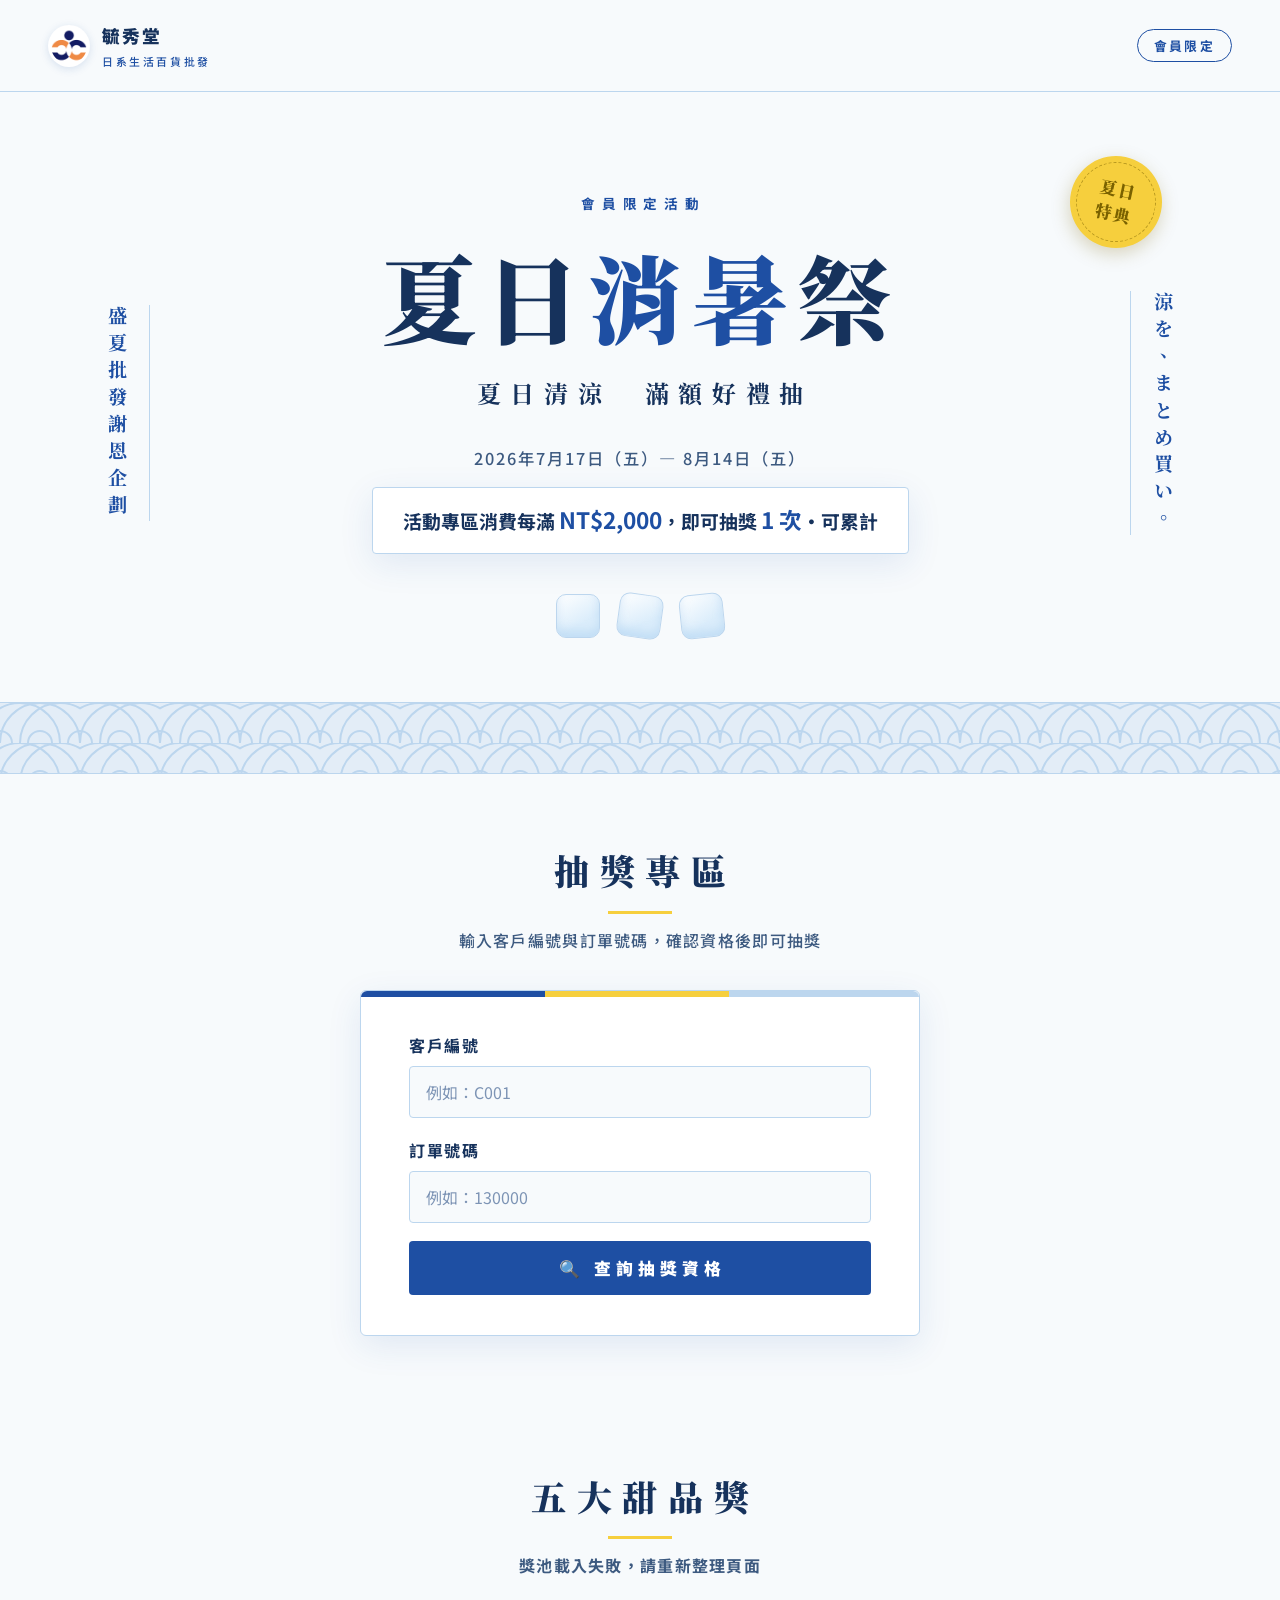
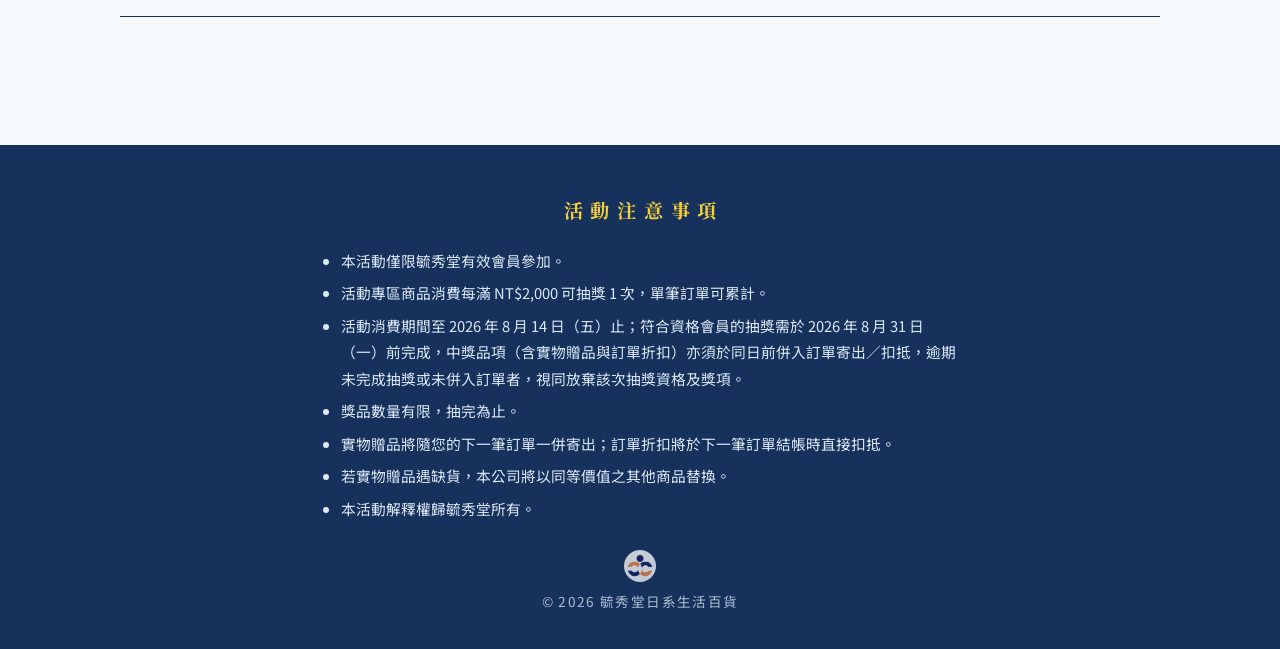
<file: index.html>
<!DOCTYPE html>
<html lang="zh-Hant">
<head>
  <meta charset="UTF-8">
  <meta name="viewport" content="width=device-width, initial-scale=1.0">
  <title>夏日消暑祭 — 夏日清涼 滿額好禮抽｜毓秀堂</title>
  <meta name="description" content="毓秀堂會員限定：2026/7/17～8/14 活動專區消費每滿 NT$2,000 即可抽獎 1 次，五大甜品獎抽完為止！">
  <link rel="icon" type="image/png" href="assets/logo.png">
  <link rel="preconnect" href="https://fonts.googleapis.com">
  <link rel="preconnect" href="https://fonts.gstatic.com" crossorigin>
  <link href="https://fonts.googleapis.com/css2?family=Noto+Serif+TC:wght@500;700;900&family=Noto+Sans+TC:wght@400;500;700;900&display=swap" rel="stylesheet">
  <link rel="stylesheet" href="css/style.css?v=5">
</head>
<body>
  <header class="site-header">
    <a class="brand" href="#hero">
      <img src="assets/ict-logo.png" alt="毓秀堂 logo" class="brand-logo">
      <span class="brand-name">毓秀堂<small>日系生活百貨批發</small></span>
    </a>
    <span class="member-chip">會員限定</span>
  </header>

  <main>
    <section class="hero" id="hero">
      <p class="tategaki">盛夏批發謝恩企劃</p>
      <div class="hero-center">
        <p class="hero-badge">會員限定活動</p>
        <h1 class="hero-title">夏日<span class="blue">消暑</span>祭</h1>
        <p class="hero-sub">夏日清涼　滿額好禮抽</p>
        <p class="hero-period">2026年7月17日（五）— 8月14日（五）</p>
        <p class="hero-rule">活動專區消費每滿 <strong>NT$2,000</strong>，即可抽獎 <strong>1 次</strong>・可累計</p>
        <div class="ice-row" aria-hidden="true"><span class="ice"></span><span class="ice"></span><span class="ice"></span></div>
      </div>
      <p class="tategaki right">涼を、まとめ買い。</p>
      <div class="stamp" aria-hidden="true">夏日<br>特典</div>
    </section>

    <div class="seiha-band seigaiha" aria-hidden="true"></div>

    <section class="section lottery" id="lottery">
      <div class="section-head">
        <h2 class="section-title">抽獎專區</h2>
        <p class="section-lead">輸入客戶編號與訂單號碼，確認資格後即可抽獎</p>
      </div>

      <div class="lottery-wrap">
        <div class="lottery-card">
          <form class="verify-form" id="verify-form" novalidate>
            <div class="field">
              <label for="customer-id">客戶編號</label>
              <input id="customer-id" name="customerId" type="text" autocomplete="off" placeholder="例如：C001" required>
            </div>
            <div class="field">
              <label for="order-id">訂單號碼</label>
              <input id="order-id" name="orderId" type="text" autocomplete="off" placeholder="例如：130000" required>
            </div>
            <button type="submit" class="btn btn-primary" id="verify-btn">🔍 查詢抽獎資格</button>
          </form>

          <div class="message" id="message" role="alert" hidden></div>

          <div class="status-panel" id="status-panel" hidden>
            <p class="status-hello" id="status-hello"></p>
            <p class="status-amount" id="status-amount"></p>
            <p class="status-draws" id="status-draws"></p>
            <button type="button" class="btn btn-draw" id="draw-btn" hidden>🎰 開始抽獎</button>
          </div>
        </div>

        <div class="gacha-stage" id="gacha-stage" hidden>
          <div class="gacha-machine" id="gacha-machine">
            <div class="gacha-dome">
              <span class="mini-capsule mc-1"></span>
              <span class="mini-capsule mc-2"></span>
              <span class="mini-capsule mc-3"></span>
              <span class="mini-capsule mc-4"></span>
              <span class="mini-capsule mc-5"></span>
            </div>
            <div class="gacha-body">
              <div class="gacha-knob"><span></span></div>
              <div class="gacha-slot"></div>
            </div>
            <div class="gacha-capsule" id="gacha-capsule">
              <div class="capsule-top"></div>
              <div class="capsule-bottom"></div>
            </div>
          </div>
          <p class="gacha-hint" id="gacha-hint">扭蛋轉動中…</p>
        </div>

        <div class="draw-result" id="draw-result" hidden>
          <p class="result-congrats">🎉 恭喜您！</p>
          <p class="result-prize" id="result-prize"></p>
          <p class="result-content" id="result-content"></p>
          <span class="prize-type" id="result-type"></span>
          <p class="result-note" id="result-note"></p>
          <p class="result-remaining" id="result-remaining"></p>
          <button type="button" class="btn btn-draw" id="again-btn" hidden>🎰 繼續抽獎</button>
        </div>
      </div>
    </section>

    <section class="section prizes" id="prizes">
      <div class="section-head">
        <h2 class="section-title">五大甜品獎</h2>
        <p class="pool-status" id="pool-status">獎池狀態載入中…</p>
      </div>
      <div class="prize-list" id="prize-grid"></div>
    </section>
  </main>

  <footer class="site-footer">
    <h2 class="footer-title">活動注意事項</h2>
    <ul class="notes">
      <li>本活動僅限毓秀堂有效會員參加。</li>
      <li>活動專區商品消費每滿 NT$2,000 可抽獎 1 次，單筆訂單可累計。</li>
      <li>活動消費期間至 2026 年 8 月 14 日（五）止；符合資格會員的抽獎需於 2026 年 8 月 31 日（一）前完成，中獎品項（含實物贈品與訂單折扣）亦須於同日前併入訂單寄出／扣抵，逾期未完成抽獎或未併入訂單者，視同放棄該次抽獎資格及獎項。</li>
      <li>獎品數量有限，抽完為止。</li>
      <li>實物贈品將隨您的下一筆訂單一併寄出；訂單折扣將於下一筆訂單結帳時直接扣抵。</li>
      <li>若實物贈品遇缺貨，本公司將以同等價值之其他商品替換。</li>
      <li>本活動解釋權歸毓秀堂所有。</li>
    </ul>
    <div class="footer-brand">
      <img src="assets/logo.png" alt="毓秀堂 logo">
      <p>© 2026 毓秀堂日系生活百貨</p>
    </div>
  </footer>

  <script src="js/config.js?v=4"></script>
  <script src="js/api.js?v=2"></script>
  <script src="js/gacha.js?v=3"></script>
  <script src="js/ui.js?v=3"></script>
</body>
</html>
</file>
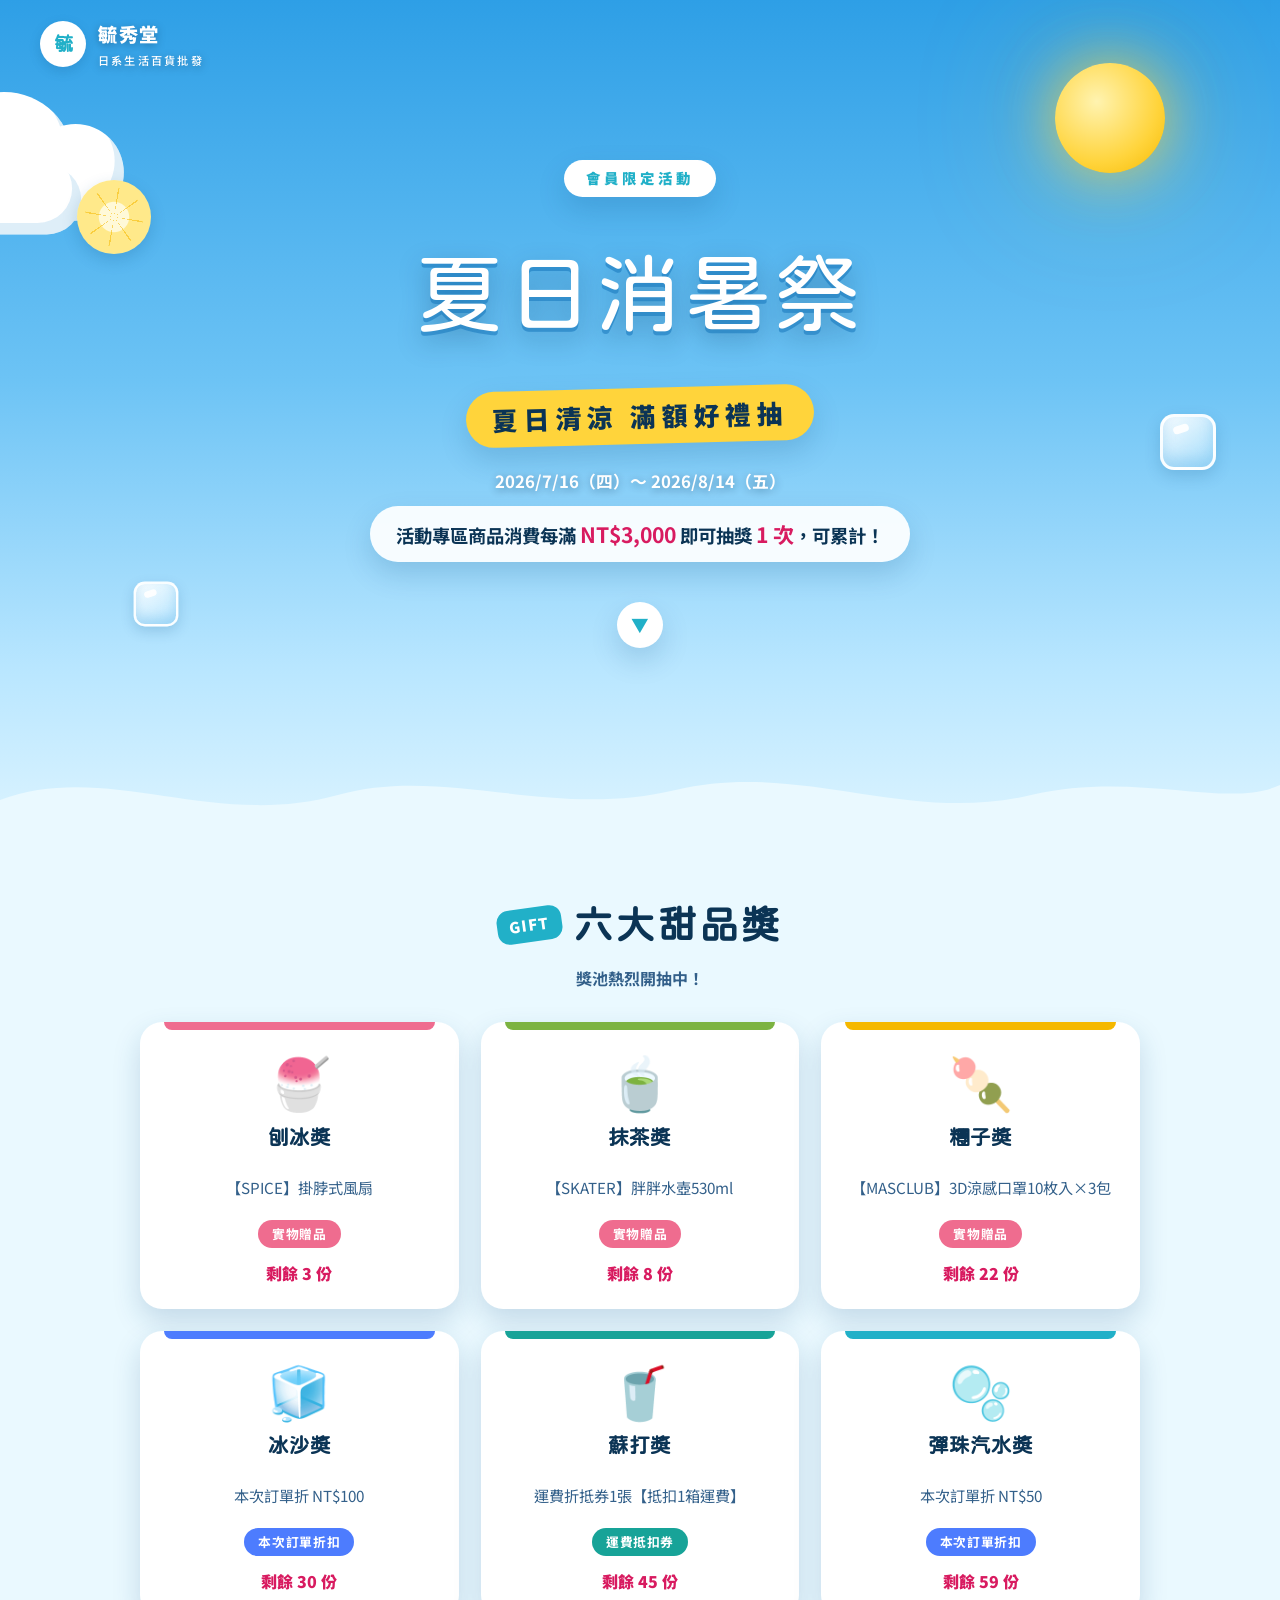
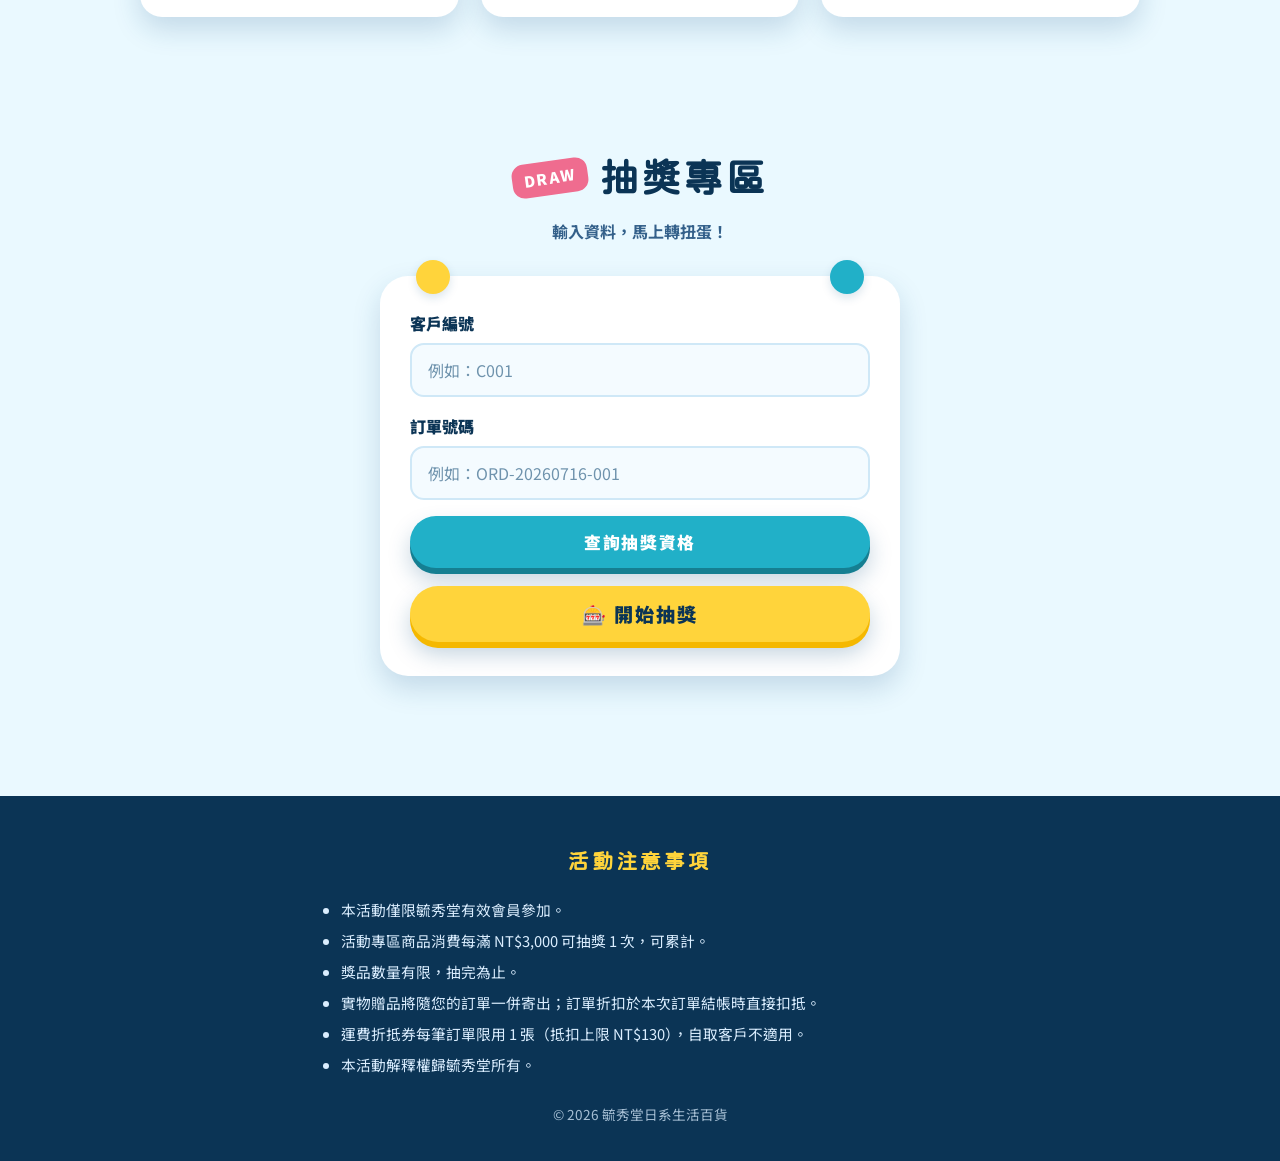
<file: design-mockups/a-summer-sky-pop.html>
<!DOCTYPE html>
<html lang="zh-Hant">
<head>
<meta charset="UTF-8">
<meta name="viewport" content="width=device-width, initial-scale=1.0">
<title>設計稿 A｜夏空青檸 POP — 夏日消暑祭</title>
<link rel="preconnect" href="https://fonts.googleapis.com">
<link rel="preconnect" href="https://fonts.gstatic.com" crossorigin>
<link href="https://fonts.googleapis.com/css2?family=Huninn&family=Noto+Sans+TC:wght@400;500;700;900&display=swap" rel="stylesheet">
<style>
/* ============ 設計稿 A：夏空青檸 POP ============
   湛藍夏空 × 立體白雲 × 檸檬太陽 × 冰塊漂浮
   圓潤粉圓體、糖果感按鈕，活潑扭蛋祭典氣氛 */
:root {
  --sky-top: #2e9fe6;
  --sky-mid: #6cc3f5;
  --sky-low: #b8e6ff;
  --horizon: #eaf9ff;
  --ink: #0b3455;
  --ink-soft: #33608a;
  --cloud: #ffffff;
  --lemon: #ffd43b;
  --lemon-deep: #f5b800;
  --soda: #21b0c8;
  --white: #ffffff;
  --radius: 22px;
  --shadow: 0 12px 28px rgba(14, 78, 128, 0.18);
  --display: 'Huninn', 'Noto Sans TC', sans-serif;
  --font: 'Noto Sans TC', 'Microsoft JhengHei', sans-serif;
}
* { margin: 0; padding: 0; box-sizing: border-box; }
html { scroll-behavior: smooth; }
body {
  font-family: var(--font); color: var(--ink);
  background: var(--horizon); line-height: 1.7; overflow-x: hidden;
}

/* ---- 天空背景（fixed 全視窗層）---- */
.sky {
  position: fixed; inset: 0; z-index: 0; pointer-events: none;
  background: linear-gradient(180deg, var(--sky-top) 0%, var(--sky-mid) 42%, var(--sky-low) 74%, var(--horizon) 100%);
}
/* 太陽 */
.sun {
  position: absolute; top: 7%; right: 9%; width: 110px; height: 110px; border-radius: 50%;
  background: radial-gradient(circle at 38% 35%, #fff3b0, var(--lemon) 62%, var(--lemon-deep));
  box-shadow: 0 0 60px rgba(255, 212, 59, 0.75), 0 0 140px rgba(255, 212, 59, 0.4);
  animation: sun-breathe 5s ease-in-out infinite;
}
@keyframes sun-breathe {
  0%, 100% { box-shadow: 0 0 60px rgba(255,212,59,.75), 0 0 140px rgba(255,212,59,.4); }
  50% { box-shadow: 0 0 80px rgba(255,212,59,.9), 0 0 180px rgba(255,212,59,.5); }
}
/* 立體白雲（多層圓形組合） */
.cloud { position: absolute; animation: drift 26s linear infinite; }
.cloud i {
  position: absolute; background: var(--cloud); border-radius: 50%;
  box-shadow: inset -8px -10px 0 rgba(160, 205, 235, 0.35);
}
.cloud-1 { top: 12%; left: -10%; transform: scale(1.15); }
.cloud-2 { top: 30%; left: -25%; transform: scale(0.8); animation-duration: 34s; animation-delay: -12s; }
.cloud-3 { top: 52%; left: -18%; transform: scale(0.6); animation-duration: 42s; animation-delay: -25s; opacity: .9; }
.cloud i:nth-child(1) { width: 90px; height: 90px; left: 0; top: 12px; }
.cloud i:nth-child(2) { width: 120px; height: 120px; left: 55px; top: -14px; }
.cloud i:nth-child(3) { width: 84px; height: 84px; left: 135px; top: 14px; }
.cloud i:nth-child(4) { width: 170px; height: 60px; left: 12px; top: 50px; border-radius: 40px; }
@keyframes drift { from { translate: 0 0; } to { translate: 130vw 0; } }
/* 漂浮檸檬片與冰塊 */
.floaty { position: absolute; animation: bobble 6s ease-in-out infinite; }
.f-1 { top: 20%; left: 6%; }
.f-2 { top: 46%; right: 5%; animation-delay: 2s; }
.f-3 { top: 64%; left: 10%; animation-delay: 4s; }
@keyframes bobble {
  0%, 100% { transform: translateY(0) rotate(-6deg); }
  50% { transform: translateY(-18px) rotate(8deg); }
}
/* 檸檬片（CSS 圓形＋果瓣） */
.lemon-slice {
  width: 74px; height: 74px; border-radius: 50%;
  background: radial-gradient(circle, #fff9d8 0 28%, #ffe98a 30% 84%, var(--lemon-deep) 86%);
  position: relative; box-shadow: 0 6px 16px rgba(14,78,128,.2);
}
.lemon-slice::before {
  content: ''; position: absolute; inset: 8px; border-radius: 50%;
  background: repeating-conic-gradient(from 8deg, rgba(245,184,0,.55) 0 3deg, transparent 3deg 45deg);
}
/* 冰塊 */
.ice-cube {
  width: 56px; height: 56px; border-radius: 14px;
  background: linear-gradient(145deg, rgba(255,255,255,.95), rgba(190,233,255,.55));
  border: 3px solid rgba(255,255,255,.9);
  box-shadow: inset 0 -8px 14px rgba(120,190,235,.45), 0 6px 16px rgba(14,78,128,.18);
  position: relative;
}
.ice-cube::after {
  content: ''; position: absolute; top: 8px; left: 10px; width: 16px; height: 8px;
  border-radius: 8px; background: rgba(255,255,255,.9); transform: rotate(-18deg);
}

/* ---- Header ---- */
.site-header { position: absolute; top: 0; left: 0; right: 0; z-index: 3; padding: 18px clamp(16px, 4vw, 40px); }
.brand { display: inline-flex; align-items: center; gap: 12px; text-decoration: none; }
.brand-logo {
  width: 46px; height: 46px; background: var(--white); border-radius: 50%;
  display: grid; place-items: center; font-weight: 900; color: var(--soda);
  box-shadow: 0 4px 12px rgba(14,78,128,.2); font-family: var(--display); font-size: 1.2rem;
}
.brand-name { color: var(--white); font-weight: 900; font-size: 1.2rem; letter-spacing: .08em; text-shadow: 0 2px 8px rgba(11,52,85,.4); }
.brand-name small { display: block; font-size: .7rem; font-weight: 500; letter-spacing: .2em; }

/* ---- Hero ---- */
main { position: relative; z-index: 1; }
.hero {
  min-height: 92vh; display: flex; flex-direction: column; align-items: center; justify-content: center;
  text-align: center; padding: 100px 20px 120px; position: relative;
}
.hero-badge {
  display: inline-block; background: var(--white); color: var(--soda);
  border-radius: 999px; padding: 6px 22px; font-size: .9rem; font-weight: 900; letter-spacing: .28em;
  box-shadow: var(--shadow); margin-bottom: 24px;
}
.hero-title {
  font-family: var(--display);
  font-size: clamp(2.8rem, 10vw, 5.4rem); font-weight: 400; letter-spacing: .04em;
  color: var(--white); text-wrap: balance;
  text-shadow: 0 4px 0 rgba(21, 118, 187, 0.55), 0 10px 26px rgba(11, 52, 85, 0.35);
}
.hero-sub {
  font-size: clamp(1.15rem, 4vw, 1.6rem); font-weight: 900; color: var(--ink);
  background: var(--lemon); border-radius: 999px; padding: 6px 26px;
  margin-top: 20px; letter-spacing: .22em; box-shadow: var(--shadow); rotate: -1.5deg;
}
.hero-period { margin-top: 24px; font-size: 1.05rem; font-weight: 700; color: var(--white); text-shadow: 0 2px 8px rgba(11,52,85,.45); }
.hero-rule {
  margin-top: 10px; font-size: clamp(1rem, 3vw, 1.15rem); font-weight: 700;
  background: rgba(255,255,255,.92); color: var(--ink); border-radius: 999px; padding: 10px 26px;
  box-shadow: var(--shadow);
}
.hero-rule strong { color: #d81b60; font-size: 1.15em; }
.scroll-cue {
  margin-top: 40px; width: 46px; height: 46px; border-radius: 50%; background: var(--white);
  display: grid; place-items: center; color: var(--soda); font-size: 1.1rem; text-decoration: none;
  box-shadow: var(--shadow); animation: bob 1.6s ease-in-out infinite;
}
@keyframes bob { 0%,100% { transform: translateY(0); } 50% { transform: translateY(9px); } }
/* 雲朵波浪分隔線 */
.cloud-divider { position: absolute; bottom: -2px; left: 0; right: 0; line-height: 0; }
.cloud-divider svg { width: 100%; height: 90px; display: block; }

/* ---- Sections ---- */
.page-body { background: var(--horizon); position: relative; z-index: 1; }
.section { max-width: 1040px; margin: 0 auto; padding: 64px 20px; }
.section-title {
  text-align: center; font-family: var(--display); font-size: clamp(1.7rem, 5vw, 2.4rem);
  color: var(--ink); letter-spacing: .1em; margin-bottom: 8px; text-wrap: balance;
}
.section-title .tag {
  display: inline-block; vertical-align: middle; margin-right: 12px; rotate: -8deg;
  background: var(--soda); color: #fff; font-family: var(--font); font-weight: 900;
  font-size: .95rem; border-radius: 12px; padding: 4px 12px; letter-spacing: .1em;
}
.pool-status { text-align: center; color: var(--ink-soft); font-weight: 700; margin-bottom: 30px; }

/* ---- 獎品卡：糖果圓角 + 果凍 hover ---- */
.prize-grid { display: grid; grid-template-columns: repeat(auto-fit, minmax(270px, 1fr)); gap: 22px; }
.prize-card {
  background: var(--white); border-radius: var(--radius); padding: 28px 20px 22px;
  text-align: center; box-shadow: var(--shadow); position: relative;
  display: flex; flex-direction: column; align-items: center; gap: 8px;
  transition: transform .25s cubic-bezier(.34,1.56,.64,1);
}
.prize-card:hover { transform: translateY(-6px) rotate(-.5deg); }
.prize-card::before {
  content: ''; position: absolute; top: 0; left: 24px; right: 24px; height: 8px;
  border-radius: 0 0 8px 8px; background: var(--card-hue, var(--soda));
}
.prize-emoji { font-size: 3.2rem; line-height: 1.2; }
.prize-name { font-family: var(--display); font-size: 1.3rem; color: var(--ink); }
.prize-content { font-size: .95rem; color: var(--ink-soft); min-height: 3.2em; display: flex; align-items: center; }
.prize-type {
  display: inline-block; border-radius: 999px; padding: 3px 14px;
  font-size: .8rem; font-weight: 700; color: #fff; letter-spacing: .05em;
}
.type-physical { background: #ef6c8f; }
.type-discount { background: #4d7cfe; }
.type-shipping { background: #17a398; }
.prize-remaining { font-weight: 900; color: #d81b60; margin-top: 4px; }

/* ---- 抽獎專區 ---- */
.lottery-panel {
  background: var(--white); border-radius: 28px; max-width: 520px; margin: 0 auto;
  padding: 34px 30px; box-shadow: var(--shadow); position: relative;
}
.lottery-panel::before, .lottery-panel::after {
  content: ''; position: absolute; top: -16px; width: 34px; height: 34px; border-radius: 50%;
  background: var(--lemon); box-shadow: 0 4px 10px rgba(14,78,128,.15);
}
.lottery-panel::before { left: 36px; }
.lottery-panel::after { right: 36px; background: var(--soda); }
.field { margin-bottom: 16px; }
.field label { display: block; font-weight: 900; margin-bottom: 6px; color: var(--ink); }
.field input {
  width: 100%; padding: 13px 16px; font-size: 1rem; font-family: var(--font);
  border: 2.5px solid #cfe8f7; border-radius: 14px; background: #f4fbff; min-height: 46px;
  transition: border-color .2s ease;
}
.field input:focus { outline: none; border-color: var(--soda); }
.field input::placeholder { color: #6f93ad; }
.btn {
  font-family: var(--font); font-size: 1.05rem; font-weight: 900; letter-spacing: .1em;
  border: none; border-radius: 999px; padding: 14px 30px; cursor: pointer; min-height: 48px;
  width: 100%; transition: transform .15s cubic-bezier(.34,1.56,.64,1), filter .15s ease;
}
.btn:hover { transform: scale(1.03); filter: brightness(1.05); }
.btn-primary {
  background: var(--soda); color: #fff;
  box-shadow: 0 6px 0 #157f92, 0 12px 22px rgba(14,78,128,.25);
}
.btn-primary:active { transform: translateY(4px); box-shadow: 0 2px 0 #157f92; }
.btn-draw {
  margin-top: 18px; background: var(--lemon); color: var(--ink); font-size: 1.2rem;
  box-shadow: 0 6px 0 var(--lemon-deep), 0 12px 22px rgba(14,78,128,.25);
  animation: wiggle 2.4s ease-in-out infinite;
}
@keyframes wiggle { 0%, 88%, 100% { rotate: 0deg; } 91% { rotate: 2deg; } 94% { rotate: -2deg; } 97% { rotate: 1deg; } }

/* ---- Footer ---- */
.site-footer { background: var(--ink); color: #dbeeff; margin-top: 56px; padding: 48px 20px 34px; position: relative; z-index: 1; }
.footer-title { text-align: center; font-family: var(--display); font-size: 1.3rem; letter-spacing: .15em; margin-bottom: 18px; color: var(--lemon); }
.notes { max-width: 640px; margin: 0 auto; padding-left: 1.4em; font-size: .92rem; }
.notes li { margin-bottom: 6px; }
.footer-brand { text-align: center; margin-top: 26px; font-size: .85rem; opacity: .75; }

@media (max-width: 600px) {
  .hero { min-height: 86vh; padding-bottom: 90px; }
  .section { padding: 46px 16px; }
  .floaty { scale: .75; }
}
@media (prefers-reduced-motion: reduce) {
  *, *::before, *::after { animation-duration: .01ms !important; animation-iteration-count: 1 !important; transition-duration: .01ms !important; }
}
</style>
</head>
<body>
  <div class="sky" aria-hidden="true">
    <div class="sun"></div>
    <div class="cloud cloud-1"><i></i><i></i><i></i><i></i></div>
    <div class="cloud cloud-2"><i></i><i></i><i></i><i></i></div>
    <div class="cloud cloud-3"><i></i><i></i><i></i><i></i></div>
    <div class="floaty f-1"><div class="lemon-slice"></div></div>
    <div class="floaty f-2"><div class="ice-cube"></div></div>
    <div class="floaty f-3"><div class="ice-cube" style="scale:.8"></div></div>
  </div>

  <header class="site-header">
    <a class="brand" href="#hero">
      <span class="brand-logo">毓</span>
      <span class="brand-name">毓秀堂<small>日系生活百貨批發</small></span>
    </a>
  </header>

  <main>
    <section class="hero" id="hero">
      <p class="hero-badge">會員限定活動</p>
      <h1 class="hero-title">夏日消暑祭</h1>
      <p class="hero-sub">夏日清涼 滿額好禮抽</p>
      <p class="hero-period">2026/7/16（四）～ 2026/8/14（五）</p>
      <p class="hero-rule">活動專區商品消費每滿 <strong>NT$3,000</strong> 即可抽獎 <strong>1 次</strong>，可累計！</p>
      <a class="scroll-cue" href="#prizes" aria-label="往下瀏覽獎品">▼</a>
      <div class="cloud-divider" aria-hidden="true">
        <svg viewBox="0 0 1440 90" preserveAspectRatio="none" xmlns="http://www.w3.org/2000/svg">
          <path fill="#eaf9ff" d="M0,60 C120,20 240,90 380,55 C500,25 620,80 760,50 C900,20 1020,85 1160,55 C1280,30 1380,70 1440,45 L1440,90 L0,90 Z"/>
        </svg>
      </div>
    </section>

    <div class="page-body">
      <section class="section" id="prizes">
        <h2 class="section-title"><span class="tag">GIFT</span>六大甜品獎</h2>
        <p class="pool-status">獎池熱烈開抽中！</p>
        <div class="prize-grid">
          <div class="prize-card" style="--card-hue:#ef6c8f">
            <span class="prize-emoji">🍧</span>
            <h3 class="prize-name">刨冰獎</h3>
            <p class="prize-content">【SPICE】掛脖式風扇</p>
            <span class="prize-type type-physical">實物贈品</span>
            <p class="prize-remaining">剩餘 3 份</p>
          </div>
          <div class="prize-card" style="--card-hue:#7cb342">
            <span class="prize-emoji">🍵</span>
            <h3 class="prize-name">抹茶獎</h3>
            <p class="prize-content">【SKATER】胖胖水壺530ml</p>
            <span class="prize-type type-physical">實物贈品</span>
            <p class="prize-remaining">剩餘 8 份</p>
          </div>
          <div class="prize-card" style="--card-hue:#f5b800">
            <span class="prize-emoji">🍡</span>
            <h3 class="prize-name">糰子獎</h3>
            <p class="prize-content">【MASCLUB】3D涼感口罩10枚入×3包</p>
            <span class="prize-type type-physical">實物贈品</span>
            <p class="prize-remaining">剩餘 22 份</p>
          </div>
          <div class="prize-card" style="--card-hue:#4d7cfe">
            <span class="prize-emoji">🧊</span>
            <h3 class="prize-name">冰沙獎</h3>
            <p class="prize-content">本次訂單折 NT$100</p>
            <span class="prize-type type-discount">本次訂單折扣</span>
            <p class="prize-remaining">剩餘 30 份</p>
          </div>
          <div class="prize-card" style="--card-hue:#17a398">
            <span class="prize-emoji">🥤</span>
            <h3 class="prize-name">蘇打獎</h3>
            <p class="prize-content">運費折抵券1張【抵扣1箱運費】</p>
            <span class="prize-type type-shipping">運費抵扣券</span>
            <p class="prize-remaining">剩餘 45 份</p>
          </div>
          <div class="prize-card" style="--card-hue:#21b0c8">
            <span class="prize-emoji">🫧</span>
            <h3 class="prize-name">彈珠汽水獎</h3>
            <p class="prize-content">本次訂單折 NT$50</p>
            <span class="prize-type type-discount">本次訂單折扣</span>
            <p class="prize-remaining">剩餘 59 份</p>
          </div>
        </div>
      </section>

      <section class="section" id="lottery">
        <h2 class="section-title"><span class="tag" style="background:#ef6c8f">DRAW</span>抽獎專區</h2>
        <p class="pool-status">輸入資料，馬上轉扭蛋！</p>
        <div class="lottery-panel">
          <div class="field">
            <label for="customer-id">客戶編號</label>
            <input id="customer-id" type="text" placeholder="例如：C001">
          </div>
          <div class="field">
            <label for="order-id">訂單號碼</label>
            <input id="order-id" type="text" placeholder="例如：ORD-20260716-001">
          </div>
          <button type="button" class="btn btn-primary">查詢抽獎資格</button>
          <button type="button" class="btn btn-draw">🎰 開始抽獎</button>
        </div>
      </section>
    </div>
  </main>

  <footer class="site-footer">
    <h2 class="footer-title">活動注意事項</h2>
    <ul class="notes">
      <li>本活動僅限毓秀堂有效會員參加。</li>
      <li>活動專區商品消費每滿 NT$3,000 可抽獎 1 次，可累計。</li>
      <li>獎品數量有限，抽完為止。</li>
      <li>實物贈品將隨您的訂單一併寄出；訂單折扣於本次訂單結帳時直接扣抵。</li>
      <li>運費折抵券每筆訂單限用 1 張（抵扣上限 NT$130），自取客戶不適用。</li>
      <li>本活動解釋權歸毓秀堂所有。</li>
    </ul>
    <div class="footer-brand"><p>© 2026 毓秀堂日系生活百貨</p></div>
  </footer>
</body>
</html>
</file>
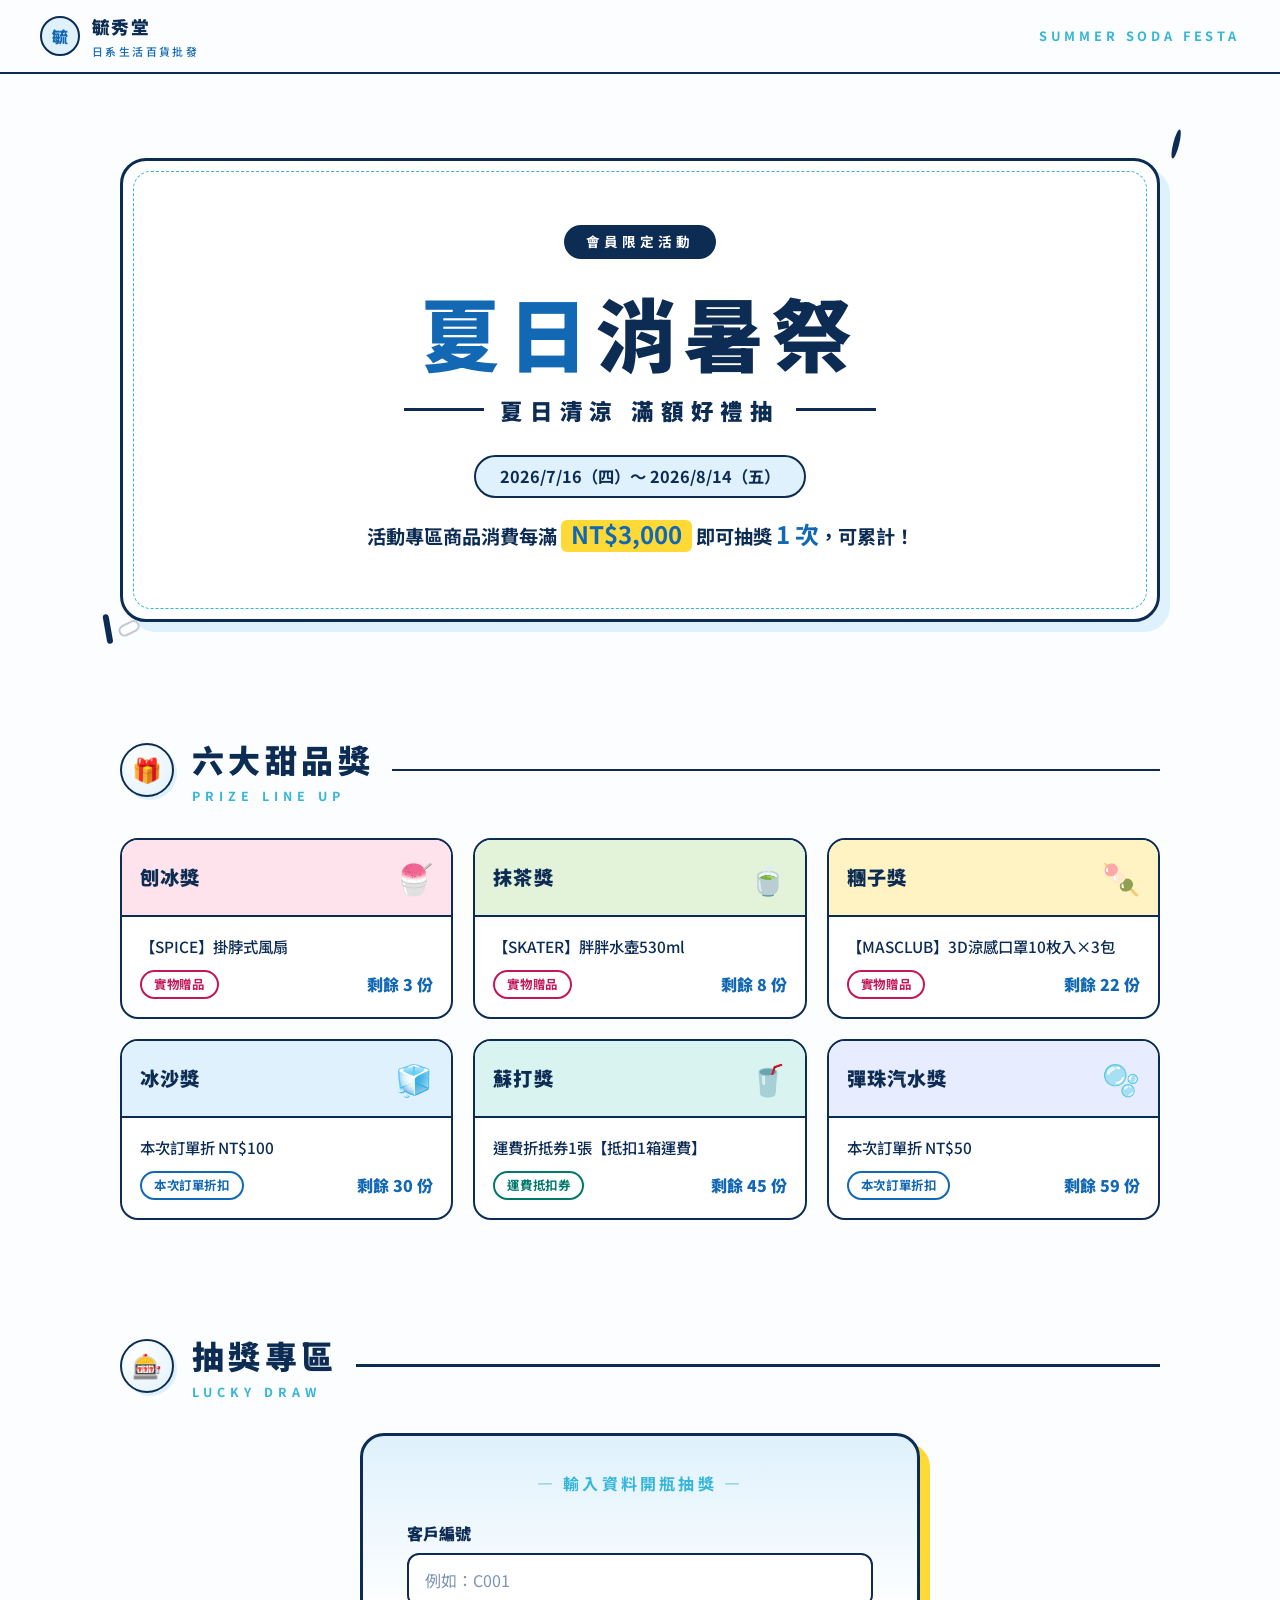
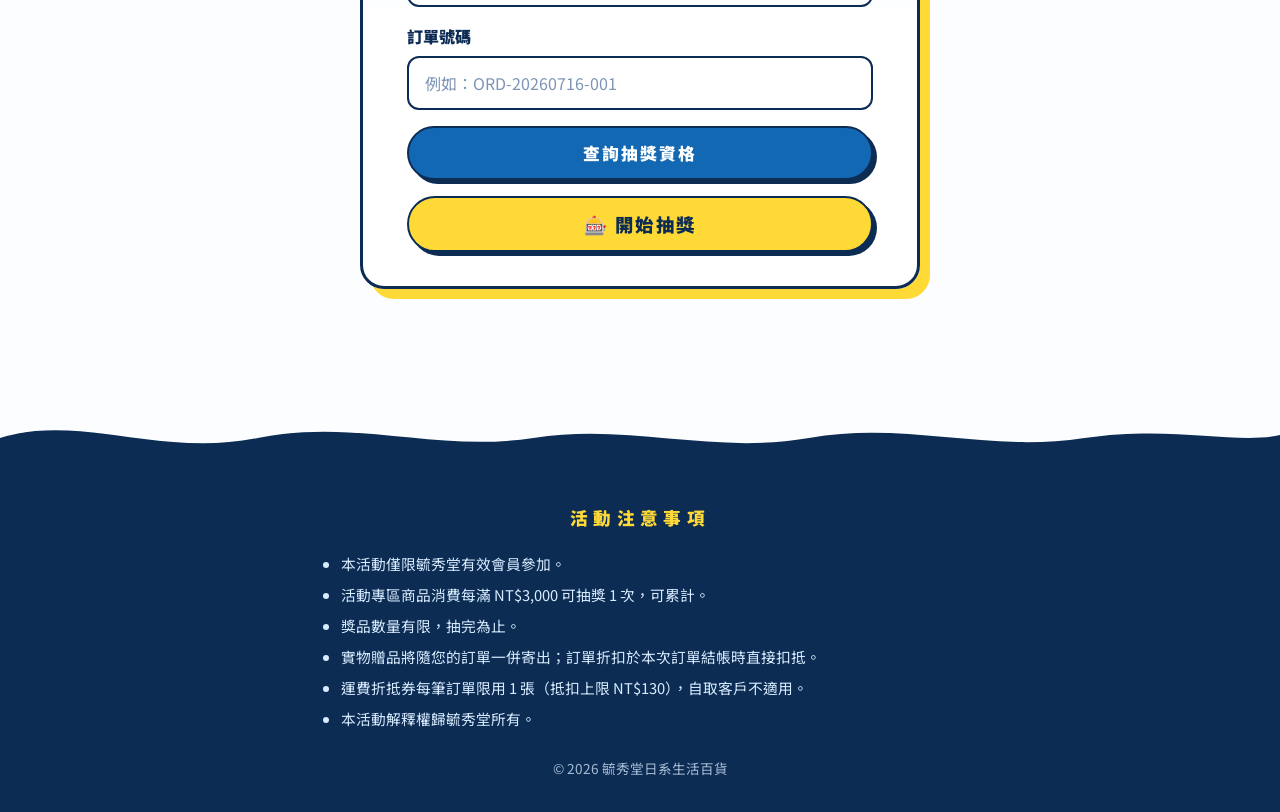
<file: design-mockups/b-lemon-soda.html>
<!DOCTYPE html>
<html lang="zh-Hant">
<head>
<meta charset="UTF-8">
<meta name="viewport" content="width=device-width, initial-scale=1.0">
<title>設計稿 B｜彈珠汽水 SODA — 夏日消暑祭</title>
<link rel="preconnect" href="https://fonts.googleapis.com">
<link rel="preconnect" href="https://fonts.gstatic.com" crossorigin>
<link href="https://fonts.googleapis.com/css2?family=Noto+Sans+TC:wght@400;500;700;900&display=swap" rel="stylesheet">
<style>
/* ============ 設計稿 B：彈珠汽水 SODA ============
   純白汽水標籤 × 湛藍粗框 × 檸檬黃點綴 × 上升氣泡
   復古日本彈珠汽水（ラムネ）商標感，乾淨俐落高對比 */
:root {
  --paper: #fbfdff;
  --ink: #0d2c54;
  --blue: #1268b3;
  --sky: #dff1fc;
  --aqua: #35b6d9;
  --lemon: #ffd935;
  --lemon-ink: #8a6d00;
  --line: 2.5px solid var(--ink);
  --font: 'Noto Sans TC', 'Microsoft JhengHei', sans-serif;
}
* { margin: 0; padding: 0; box-sizing: border-box; }
html { scroll-behavior: smooth; }
body {
  font-family: var(--font); color: var(--ink); background: var(--paper);
  line-height: 1.7; overflow-x: hidden;
}

/* ---- 氣泡背景（fixed 全視窗層）---- */
.fizz { position: fixed; inset: 0; z-index: 0; pointer-events: none; overflow: hidden; }
.bubble {
  position: absolute; bottom: -60px; border-radius: 50%;
  border: 2px solid rgba(53, 182, 217, 0.4);
  background: radial-gradient(circle at 32% 30%, rgba(255,255,255,.9), rgba(223,241,252,.25));
  animation: rise linear infinite;
}
.b1 { left: 8%;  width: 26px; height: 26px; animation-duration: 11s; }
.b2 { left: 22%; width: 14px; height: 14px; animation-duration: 14s; animation-delay: -6s; }
.b3 { left: 45%; width: 20px; height: 20px; animation-duration: 12s; animation-delay: -3s; }
.b4 { left: 68%; width: 12px; height: 12px; animation-duration: 15s; animation-delay: -9s; }
.b5 { left: 82%; width: 30px; height: 30px; animation-duration: 10s; animation-delay: -5s; }
.b6 { left: 93%; width: 16px; height: 16px; animation-duration: 13s; animation-delay: -1s; }
@keyframes rise { to { transform: translateY(-115vh); } }

/* ---- Header ---- */
.site-header {
  position: sticky; top: 0; z-index: 5; background: var(--paper);
  border-bottom: var(--line); padding: 12px clamp(16px, 4vw, 40px);
  display: flex; align-items: center; justify-content: space-between;
}
.brand { display: inline-flex; align-items: center; gap: 12px; text-decoration: none; color: var(--ink); }
.brand-logo {
  width: 40px; height: 40px; border: var(--line); border-radius: 50%;
  display: grid; place-items: center; font-weight: 900; color: var(--blue); background: var(--sky);
}
.brand-name { font-weight: 900; font-size: 1.1rem; letter-spacing: .08em; }
.brand-name small { display: block; font-size: .68rem; font-weight: 500; letter-spacing: .22em; color: var(--blue); }
.header-note { font-size: .8rem; font-weight: 700; letter-spacing: .3em; color: var(--aqua); }

main { position: relative; z-index: 1; }

/* ---- Hero：汽水標籤構圖 ---- */
.hero { max-width: 1080px; margin: 0 auto; padding: clamp(40px, 7vw, 84px) 20px 56px; }
.label-frame {
  border: 3px solid var(--ink); border-radius: 26px; background: #fff;
  padding: clamp(30px, 6vw, 64px) clamp(20px, 5vw, 72px);
  position: relative; text-align: center;
  box-shadow: 10px 10px 0 var(--sky);
}
.label-frame::before {
  content: ''; position: absolute; inset: 10px; border: 1.5px dashed var(--aqua); border-radius: 18px;
  pointer-events: none;
}
.hero-badge {
  display: inline-block; background: var(--ink); color: #fff; border-radius: 999px;
  padding: 5px 22px; font-size: .85rem; font-weight: 700; letter-spacing: .3em; margin-bottom: 26px;
}
.hero-title {
  font-size: clamp(2.6rem, 9vw, 5rem); font-weight: 900; letter-spacing: .1em;
  color: var(--blue); text-wrap: balance; line-height: 1.15;
}
.hero-title .accent { color: var(--ink); }
.hero-sub {
  margin-top: 14px; font-size: clamp(1.05rem, 3.5vw, 1.4rem); font-weight: 900;
  letter-spacing: .34em; color: var(--ink);
  display: flex; align-items: center; justify-content: center; gap: 16px;
}
.hero-sub::before, .hero-sub::after { content: ''; width: clamp(30px, 8vw, 80px); height: 2.5px; background: var(--ink); }
.hero-period {
  margin-top: 26px; display: inline-block; font-size: 1.02rem; font-weight: 700;
  border: var(--line); border-radius: 999px; padding: 6px 24px; background: var(--sky);
}
.hero-rule { margin-top: 16px; font-size: clamp(1rem, 3vw, 1.2rem); font-weight: 700; }
.hero-rule strong { color: var(--blue); font-size: 1.25em; }
.hero-rule .yen {
  background: var(--lemon); border-radius: 6px; padding: 2px 10px; margin: 0 4px;
  box-decoration-break: clone;
}
/* 標籤角落的檸檬與冰塊 */
.corner { position: absolute; z-index: 2; }
.corner-lemon { top: -30px; right: -22px; rotate: 14deg; }
.corner-ice { bottom: -24px; left: -18px; rotate: -10deg; }
.lemon-slice {
  width: 88px; height: 88px; border-radius: 50%;
  background: radial-gradient(circle, #fff9d8 0 26%, #ffe98a 28% 82%, #f0b400 84%);
  border: 3px solid var(--ink); position: relative;
}
.lemon-slice::before {
  content: ''; position: absolute; inset: 10px; border-radius: 50%;
  background: repeating-conic-gradient(from 10deg, rgba(240,180,0,.6) 0 3.5deg, transparent 3.5deg 45deg);
}
.ice-cube {
  width: 64px; height: 64px; border-radius: 14px; border: 3px solid var(--ink);
  background: linear-gradient(145deg, #ffffff, #cfeafb 70%);
  position: relative;
}
.ice-cube::after {
  content: ''; position: absolute; top: 9px; left: 10px; width: 18px; height: 8px;
  border-radius: 8px; background: #fff; border: 2px solid rgba(13,44,84,.25); transform: rotate(-16deg);
}

/* ---- 區塊標題：瓶蓋風 ---- */
.section { max-width: 1080px; margin: 0 auto; padding: 54px 20px; position: relative; z-index: 1; }
.section-head { display: flex; align-items: center; gap: 18px; margin-bottom: 30px; }
.section-head::after { content: ''; flex: 1; height: 2.5px; background: var(--ink); }
.section-cap {
  width: 54px; height: 54px; border-radius: 50%; border: var(--line);
  background: radial-gradient(circle at 35% 30%, #fff, var(--sky));
  display: grid; place-items: center; font-size: 1.5rem; flex-shrink: 0;
  box-shadow: 3px 3px 0 var(--sky);
}
.section-title { font-size: clamp(1.5rem, 4.5vw, 2rem); font-weight: 900; letter-spacing: .14em; }
.section-title small { display: block; font-size: .78rem; letter-spacing: .4em; color: var(--aqua); font-weight: 700; }

/* ---- 獎品卡：飲料標籤卡 ---- */
.prize-grid { display: grid; grid-template-columns: repeat(auto-fit, minmax(280px, 1fr)); gap: 20px; }
.prize-card {
  border: var(--line); border-radius: 18px; background: #fff; overflow: hidden;
  display: flex; flex-direction: column; transition: transform .2s ease, box-shadow .2s ease;
}
.prize-card:hover { transform: translate(-3px, -3px); box-shadow: 6px 6px 0 var(--sky); }
.prize-top {
  display: flex; align-items: center; justify-content: space-between;
  padding: 12px 18px; border-bottom: var(--line); background: var(--card-bg, var(--sky));
}
.prize-name { font-size: 1.2rem; font-weight: 900; letter-spacing: .06em; }
.prize-emoji { font-size: 1.9rem; }
.prize-body { padding: 16px 18px 18px; display: flex; flex-direction: column; gap: 10px; flex: 1; }
.prize-content { font-size: .96rem; font-weight: 500; flex: 1; }
.prize-meta { display: flex; align-items: center; justify-content: space-between; }
.prize-type {
  font-size: .78rem; font-weight: 700; letter-spacing: .05em;
  border: 2px solid currentColor; border-radius: 999px; padding: 2px 12px;
}
.type-physical { color: #c2185b; }
.type-discount { color: var(--blue); }
.type-shipping { color: #00796b; }
.prize-remaining { font-weight: 900; color: var(--blue); font-variant-numeric: tabular-nums; }

/* ---- 抽獎專區：自動販賣機窗口 ---- */
.lottery-box {
  max-width: 560px; margin: 0 auto; border: 3px solid var(--ink); border-radius: 24px;
  background: linear-gradient(180deg, var(--sky), #fff 40%);
  padding: 34px clamp(20px, 5vw, 44px); box-shadow: 10px 10px 0 var(--lemon);
}
.lottery-box .hint { text-align: center; font-weight: 700; letter-spacing: .2em; color: var(--aqua); margin-bottom: 22px; }
.field { margin-bottom: 16px; }
.field label { display: block; font-weight: 900; margin-bottom: 6px; }
.field input {
  width: 100%; padding: 13px 16px; font-size: 1rem; font-family: var(--font);
  border: var(--line); border-radius: 12px; background: #fff; min-height: 46px;
}
.field input:focus { outline: 3px solid var(--aqua); outline-offset: 1px; }
.field input::placeholder { color: #7d94b5; }
.btn {
  font-family: var(--font); font-size: 1.05rem; font-weight: 900; letter-spacing: .12em;
  border: var(--line); border-radius: 999px; padding: 13px 30px; cursor: pointer;
  min-height: 48px; width: 100%; background: #fff; color: var(--ink);
  transition: transform .15s ease, box-shadow .15s ease; box-shadow: 4px 4px 0 var(--ink);
}
.btn:hover { transform: translate(-2px, -2px); box-shadow: 6px 6px 0 var(--ink); }
.btn:active { transform: translate(2px, 2px); box-shadow: 0 0 0 var(--ink); }
.btn-primary { background: var(--blue); color: #fff; }
.btn-draw { margin-top: 16px; background: var(--lemon); font-size: 1.15rem; }

/* ---- Footer：波浪 + 深藍 ---- */
.wave-divider { line-height: 0; margin-top: 60px; }
.wave-divider svg { width: 100%; height: 60px; display: block; }
.site-footer { background: var(--ink); color: #d8ecff; padding: 40px 20px 32px; position: relative; z-index: 1; }
.footer-title { text-align: center; font-size: 1.1rem; font-weight: 900; letter-spacing: .3em; margin-bottom: 18px; color: var(--lemon); }
.notes { max-width: 640px; margin: 0 auto; padding-left: 1.4em; font-size: .92rem; }
.notes li { margin-bottom: 6px; }
.footer-brand { text-align: center; margin-top: 26px; font-size: .85rem; opacity: .75; }

@media (max-width: 600px) {
  .section { padding: 40px 16px; }
  .corner-lemon { top: -24px; right: -10px; scale: .8; }
  .corner-ice { bottom: -18px; left: -8px; scale: .8; }
  .header-note { display: none; }
}
@media (prefers-reduced-motion: reduce) {
  *, *::before, *::after { animation-duration: .01ms !important; animation-iteration-count: 1 !important; transition-duration: .01ms !important; }
}
</style>
</head>
<body>
  <div class="fizz" aria-hidden="true">
    <span class="bubble b1"></span><span class="bubble b2"></span><span class="bubble b3"></span>
    <span class="bubble b4"></span><span class="bubble b5"></span><span class="bubble b6"></span>
  </div>

  <header class="site-header">
    <a class="brand" href="#hero">
      <span class="brand-logo">毓</span>
      <span class="brand-name">毓秀堂<small>日系生活百貨批發</small></span>
    </a>
    <span class="header-note">SUMMER SODA FESTA</span>
  </header>

  <main>
    <section class="hero" id="hero">
      <div class="label-frame">
        <span class="corner corner-lemon"><span class="lemon-slice"></span></span>
        <span class="corner corner-ice"><span class="ice-cube"></span></span>
        <p class="hero-badge">會員限定活動</p>
        <h1 class="hero-title">夏日<span class="accent">消暑祭</span></h1>
        <p class="hero-sub">夏日清涼 滿額好禮抽</p>
        <p class="hero-period">2026/7/16（四）～ 2026/8/14（五）</p>
        <p class="hero-rule">活動專區商品消費每滿<span class="yen"><strong>NT$3,000</strong></span>即可抽獎 <strong>1 次</strong>，可累計！</p>
      </div>
    </section>

    <section class="section" id="prizes">
      <div class="section-head">
        <span class="section-cap">🎁</span>
        <h2 class="section-title">六大甜品獎<small>PRIZE LINE UP</small></h2>
      </div>
      <div class="prize-grid">
        <div class="prize-card">
          <div class="prize-top" style="--card-bg:#ffe3ec"><span class="prize-name">刨冰獎</span><span class="prize-emoji">🍧</span></div>
          <div class="prize-body">
            <p class="prize-content">【SPICE】掛脖式風扇</p>
            <div class="prize-meta"><span class="prize-type type-physical">實物贈品</span><span class="prize-remaining">剩餘 3 份</span></div>
          </div>
        </div>
        <div class="prize-card">
          <div class="prize-top" style="--card-bg:#e2f3d9"><span class="prize-name">抹茶獎</span><span class="prize-emoji">🍵</span></div>
          <div class="prize-body">
            <p class="prize-content">【SKATER】胖胖水壺530ml</p>
            <div class="prize-meta"><span class="prize-type type-physical">實物贈品</span><span class="prize-remaining">剩餘 8 份</span></div>
          </div>
        </div>
        <div class="prize-card">
          <div class="prize-top" style="--card-bg:#fff3c4"><span class="prize-name">糰子獎</span><span class="prize-emoji">🍡</span></div>
          <div class="prize-body">
            <p class="prize-content">【MASCLUB】3D涼感口罩10枚入×3包</p>
            <div class="prize-meta"><span class="prize-type type-physical">實物贈品</span><span class="prize-remaining">剩餘 22 份</span></div>
          </div>
        </div>
        <div class="prize-card">
          <div class="prize-top"><span class="prize-name">冰沙獎</span><span class="prize-emoji">🧊</span></div>
          <div class="prize-body">
            <p class="prize-content">本次訂單折 NT$100</p>
            <div class="prize-meta"><span class="prize-type type-discount">本次訂單折扣</span><span class="prize-remaining">剩餘 30 份</span></div>
          </div>
        </div>
        <div class="prize-card">
          <div class="prize-top" style="--card-bg:#d9f4f0"><span class="prize-name">蘇打獎</span><span class="prize-emoji">🥤</span></div>
          <div class="prize-body">
            <p class="prize-content">運費折抵券1張【抵扣1箱運費】</p>
            <div class="prize-meta"><span class="prize-type type-shipping">運費抵扣券</span><span class="prize-remaining">剩餘 45 份</span></div>
          </div>
        </div>
        <div class="prize-card">
          <div class="prize-top" style="--card-bg:#e8ecff"><span class="prize-name">彈珠汽水獎</span><span class="prize-emoji">🫧</span></div>
          <div class="prize-body">
            <p class="prize-content">本次訂單折 NT$50</p>
            <div class="prize-meta"><span class="prize-type type-discount">本次訂單折扣</span><span class="prize-remaining">剩餘 59 份</span></div>
          </div>
        </div>
      </div>
    </section>

    <section class="section" id="lottery">
      <div class="section-head">
        <span class="section-cap">🎰</span>
        <h2 class="section-title">抽獎專區<small>LUCKY DRAW</small></h2>
      </div>
      <div class="lottery-box">
        <p class="hint">— 輸入資料開瓶抽獎 —</p>
        <div class="field">
          <label for="customer-id">客戶編號</label>
          <input id="customer-id" type="text" placeholder="例如：C001">
        </div>
        <div class="field">
          <label for="order-id">訂單號碼</label>
          <input id="order-id" type="text" placeholder="例如：ORD-20260716-001">
        </div>
        <button type="button" class="btn btn-primary">查詢抽獎資格</button>
        <button type="button" class="btn btn-draw">🎰 開始抽獎</button>
      </div>
    </section>
  </main>

  <div class="wave-divider" aria-hidden="true">
    <svg viewBox="0 0 1440 60" preserveAspectRatio="none" xmlns="http://www.w3.org/2000/svg">
      <path fill="#0d2c54" d="M0,35 C90,10 180,55 290,35 C400,15 490,50 600,35 C710,20 800,52 910,35 C1020,18 1110,50 1220,35 C1320,22 1390,42 1440,32 L1440,60 L0,60 Z"/>
    </svg>
  </div>
  <footer class="site-footer">
    <h2 class="footer-title">活動注意事項</h2>
    <ul class="notes">
      <li>本活動僅限毓秀堂有效會員參加。</li>
      <li>活動專區商品消費每滿 NT$3,000 可抽獎 1 次，可累計。</li>
      <li>獎品數量有限，抽完為止。</li>
      <li>實物贈品將隨您的訂單一併寄出；訂單折扣於本次訂單結帳時直接扣抵。</li>
      <li>運費折抵券每筆訂單限用 1 張（抵扣上限 NT$130），自取客戶不適用。</li>
      <li>本活動解釋權歸毓秀堂所有。</li>
    </ul>
    <div class="footer-brand"><p>© 2026 毓秀堂日系生活百貨</p></div>
  </footer>
</body>
</html>
</file>
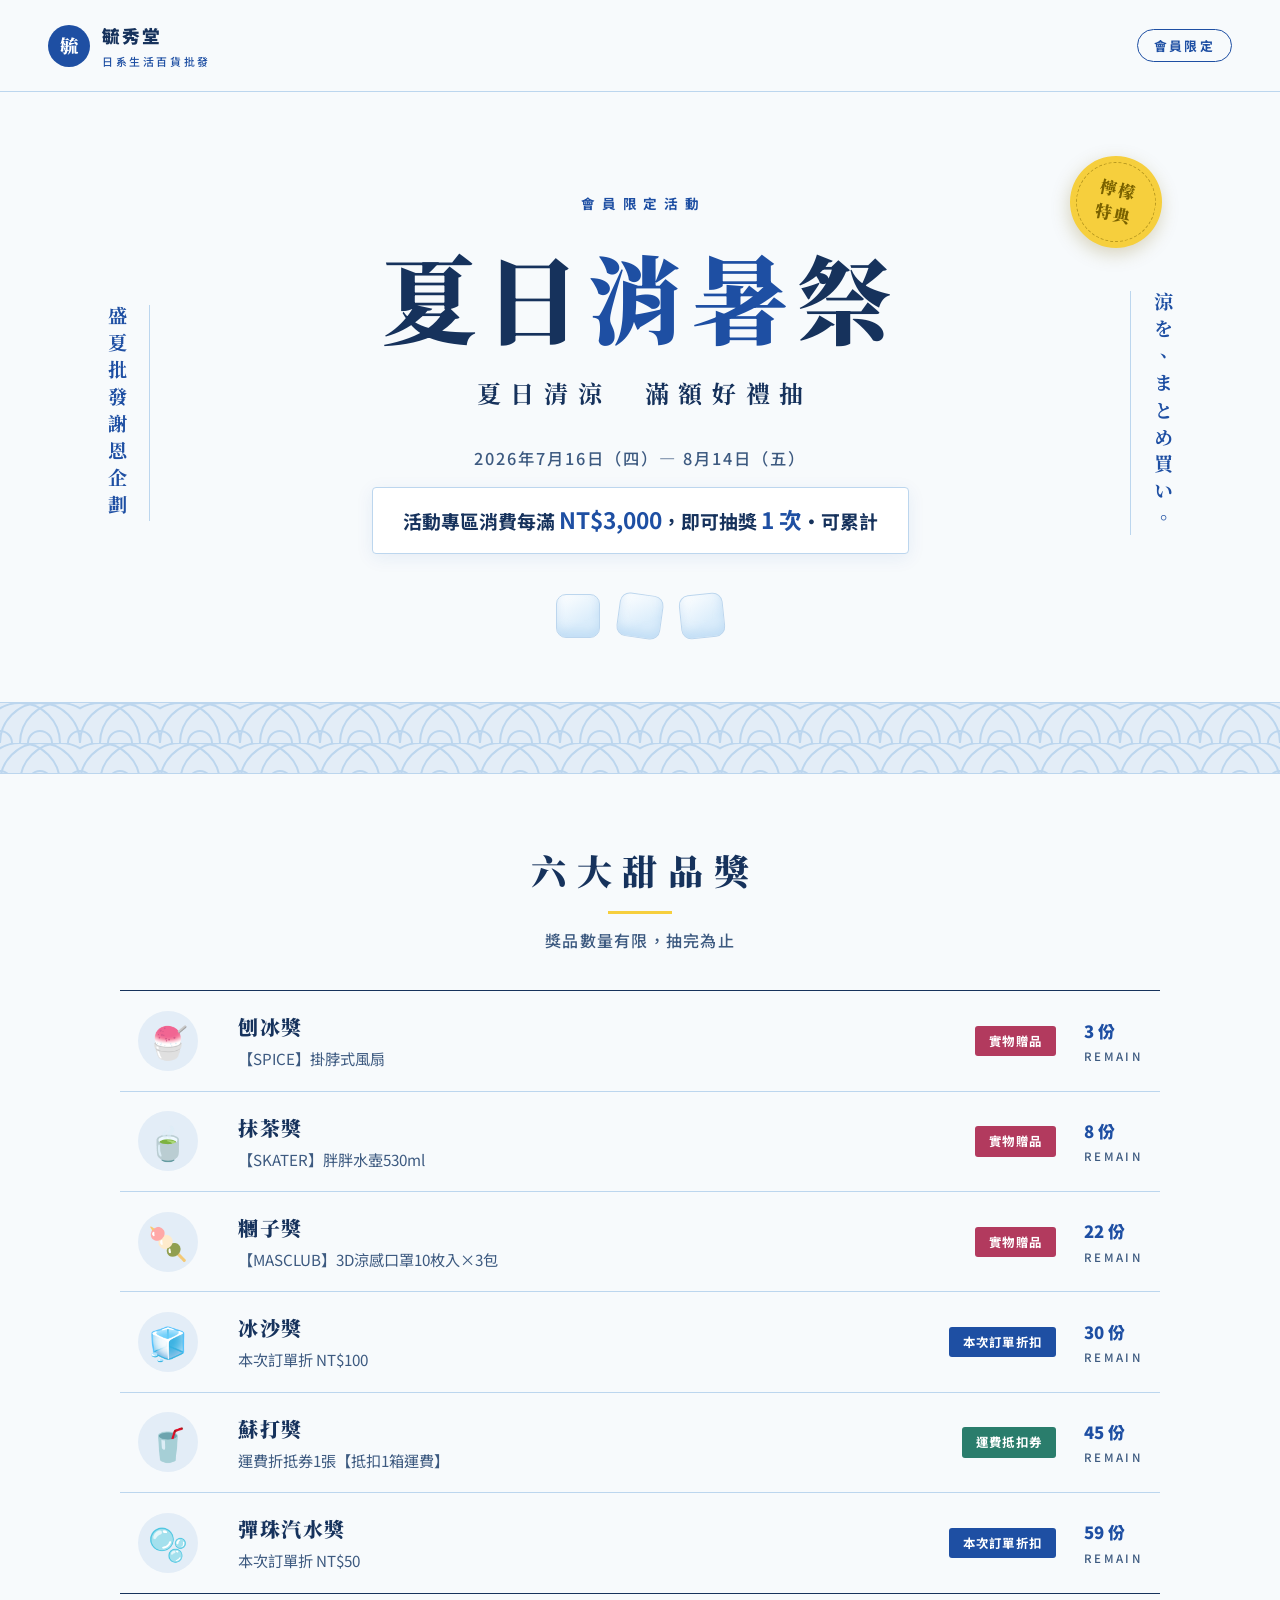
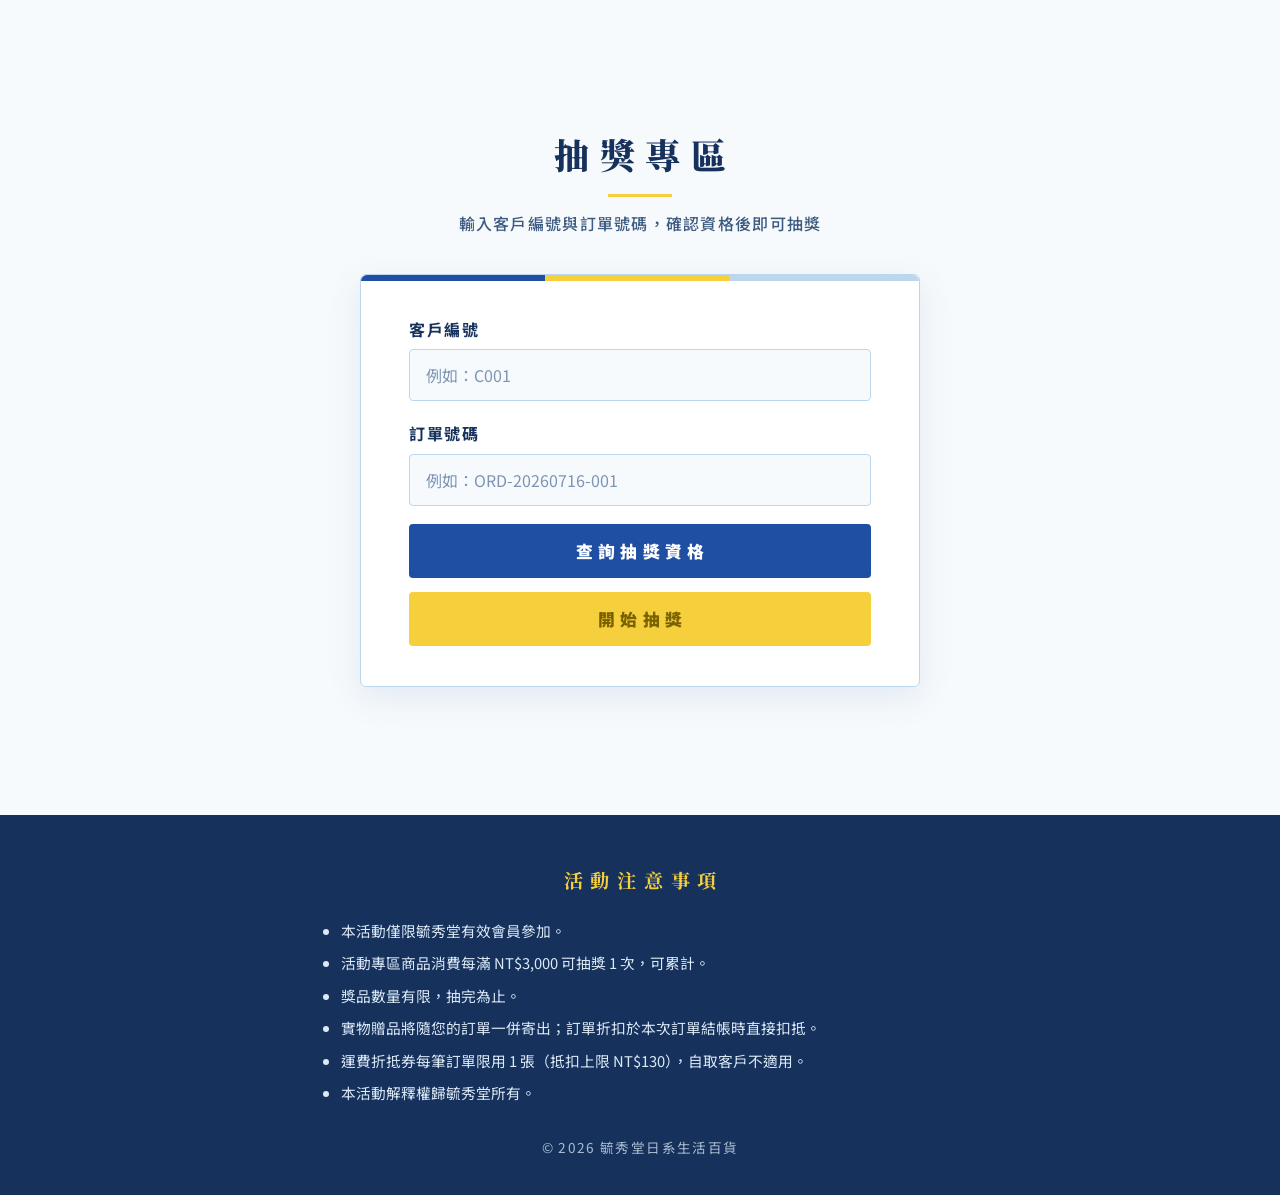
<file: design-mockups/c-ryoka-poster.html>
<!DOCTYPE html>
<html lang="zh-Hant">
<head>
<meta charset="UTF-8">
<meta name="viewport" content="width=device-width, initial-scale=1.0">
<title>設計稿 C｜涼夏海報 — 夏日消暑祭</title>
<link rel="preconnect" href="https://fonts.googleapis.com">
<link rel="preconnect" href="https://fonts.gstatic.com" crossorigin>
<link href="https://fonts.googleapis.com/css2?family=Noto+Serif+TC:wght@500;700;900&family=Noto+Sans+TC:wght@400;500;700;900&display=swap" rel="stylesheet">
<style>
/* ============ 設計稿 C：涼夏海報 ============
   日系百貨「涼夏特賣」海報風：白底 × 琉璃紺大字 ×
   青海波紋 × 直排文字 × 檸檬黃印章點綴。沉穩大器。 */
:root {
  --paper: #f7fafc;
  --ink: #16325c;
  --cobalt: #1e4fa3;
  --mist: #e3edf7;
  --seiha: #bcd6ee;
  --lemon: #f6cf3d;
  --lemon-ink: #7a6200;
  --serif: 'Noto Serif TC', serif;
  --sans: 'Noto Sans TC', 'Microsoft JhengHei', sans-serif;
}
* { margin: 0; padding: 0; box-sizing: border-box; }
html { scroll-behavior: smooth; }
body { font-family: var(--sans); color: var(--ink); background: var(--paper); line-height: 1.8; overflow-x: hidden; }

/* 青海波（seigaiha）SVG 圖樣，僅用於帶狀區 */
.seigaiha {
  background-color: var(--mist);
  background-image: url("data:image/svg+xml,%3Csvg xmlns='http://www.w3.org/2000/svg' width='80' height='40' viewBox='0 0 80 40'%3E%3Cg fill='none' stroke='%23bcd6ee' stroke-width='2'%3E%3Cpath d='M0 40a40 40 0 0 1 80 0M-20 40a40 40 0 0 1 80 0M20 40a40 40 0 0 1 80 0'/%3E%3Ccircle cx='40' cy='40' r='12'/%3E%3Ccircle cx='0' cy='40' r='12'/%3E%3Ccircle cx='80' cy='40' r='12'/%3E%3C/g%3E%3C/svg%3E");
  background-size: 80px 40px;
}

/* ---- Header ---- */
.site-header {
  padding: 20px clamp(16px, 4vw, 48px); display: flex; justify-content: space-between; align-items: center;
  border-bottom: 1px solid var(--seiha); background: var(--paper);
}
.brand { display: inline-flex; align-items: center; gap: 12px; text-decoration: none; color: var(--ink); }
.brand-logo {
  width: 42px; height: 42px; border-radius: 50%; background: var(--cobalt); color: #fff;
  display: grid; place-items: center; font-family: var(--serif); font-weight: 900; font-size: 1.15rem;
}
.brand-name { font-weight: 900; font-size: 1.1rem; letter-spacing: .1em; }
.brand-name small { display: block; font-size: .68rem; font-weight: 500; letter-spacing: .24em; color: var(--cobalt); }
.member-chip {
  font-size: .8rem; font-weight: 700; letter-spacing: .18em; color: var(--cobalt);
  border: 1.5px solid var(--cobalt); border-radius: 999px; padding: 4px 16px;
}

/* ---- Hero：海報構圖，直排標語 + 特大明朝體 ---- */
.hero {
  max-width: 1120px; margin: 0 auto; padding: clamp(48px, 8vw, 96px) 20px 64px;
  display: grid; grid-template-columns: auto 1fr auto; gap: clamp(16px, 4vw, 56px); align-items: center;
  position: relative;
}
.tategaki {
  writing-mode: vertical-rl; font-family: var(--serif); font-weight: 700;
  font-size: clamp(.95rem, 2vw, 1.2rem); letter-spacing: .42em; color: var(--cobalt);
  border-right: 1.5px solid var(--seiha); padding-right: 14px; height: fit-content;
}
.tategaki.right { border-right: 0; border-left: 1.5px solid var(--seiha); padding-right: 0; padding-left: 14px; }
.hero-center { text-align: center; }
.hero-badge {
  display: inline-block; font-size: .85rem; font-weight: 700; letter-spacing: .5em;
  color: var(--cobalt); margin-bottom: 22px; text-indent: .5em;
}
.hero-title {
  font-family: var(--serif); font-weight: 900;
  font-size: clamp(3rem, 11vw, 6rem); letter-spacing: .08em; line-height: 1.2;
  color: var(--ink); text-wrap: balance;
}
.hero-title .blue { color: var(--cobalt); }
.hero-sub {
  margin-top: 18px; font-family: var(--serif); font-size: clamp(1.1rem, 3.6vw, 1.5rem);
  font-weight: 700; letter-spacing: .4em; text-indent: .4em; color: var(--ink);
}
.hero-period { margin-top: 30px; font-size: 1.02rem; font-weight: 500; letter-spacing: .12em; color: #3d5a80; }
.hero-rule {
  margin-top: 14px; display: inline-block; font-size: clamp(1rem, 3vw, 1.18rem); font-weight: 700;
  background: #fff; border: 1.5px solid var(--seiha); border-radius: 4px; padding: 12px 30px;
  box-shadow: 0 4px 18px rgba(30, 79, 163, 0.08);
}
.hero-rule strong { color: var(--cobalt); font-size: 1.2em; font-variant-numeric: tabular-nums; }
/* 檸檬印章 */
.stamp {
  position: absolute; top: clamp(20px, 5vw, 64px); right: clamp(8px, 3vw, 48px);
  width: 92px; height: 92px; border-radius: 50%; background: var(--lemon);
  display: grid; place-items: center; rotate: 12deg;
  font-family: var(--serif); font-weight: 900; font-size: 1.05rem; letter-spacing: .1em;
  color: var(--lemon-ink); text-align: center; line-height: 1.4;
  box-shadow: 0 6px 18px rgba(122, 98, 0, 0.25);
}
.stamp::before { content: ''; position: absolute; inset: 6px; border: 1.5px dashed rgba(122, 98, 0, .5); border-radius: 50%; }

/* 冰塊行列裝飾 */
.ice-row { display: flex; justify-content: center; gap: 18px; margin-top: 40px; }
.ice {
  width: 44px; height: 44px; border-radius: 10px;
  background: linear-gradient(150deg, #ffffff, #dbedfb 65%);
  border: 1.5px solid var(--seiha); box-shadow: inset 0 -6px 10px rgba(150, 195, 235, .35);
  animation: melt-float 5s ease-in-out infinite;
}
.ice:nth-child(2) { animation-delay: 1.2s; rotate: 8deg; }
.ice:nth-child(3) { animation-delay: 2.4s; rotate: -6deg; }
@keyframes melt-float { 0%,100% { transform: translateY(0); } 50% { transform: translateY(-8px); } }

/* ---- 青海波帶狀分隔 ---- */
.seiha-band { height: 72px; border-top: 1.5px solid var(--seiha); border-bottom: 1.5px solid var(--seiha); }

/* ---- Sections ---- */
.section { max-width: 1080px; margin: 0 auto; padding: 64px 20px; }
.section-head { text-align: center; margin-bottom: 36px; }
.section-title {
  display: inline-block; font-family: var(--serif); font-size: clamp(1.6rem, 5vw, 2.2rem);
  font-weight: 900; letter-spacing: .3em; text-indent: .3em; position: relative; padding-bottom: 12px;
}
.section-title::after {
  content: ''; position: absolute; left: 50%; bottom: 0; translate: -50% 0;
  width: 64px; height: 3px; background: var(--lemon);
}
.section-lead { margin-top: 12px; color: #3d5a80; font-weight: 500; letter-spacing: .08em; }

/* ---- 獎品：帳票式一覽（海報感的橫列）---- */
.prize-list { display: flex; flex-direction: column; border-top: 1.5px solid var(--ink); }
.prize-row {
  display: grid; grid-template-columns: 72px 1fr auto auto; gap: clamp(10px, 3vw, 28px);
  align-items: center; padding: 18px clamp(4px, 2vw, 18px);
  border-bottom: 1.5px solid var(--seiha); background: transparent;
  transition: background .2s ease;
}
.prize-row:hover { background: #fff; }
.prize-row:last-child { border-bottom: 1.5px solid var(--ink); }
.prize-emoji {
  font-size: 2rem; width: 60px; height: 60px; border-radius: 50%;
  background: var(--mist); display: grid; place-items: center;
}
.prize-main { min-width: 0; }
.prize-name { font-family: var(--serif); font-size: 1.25rem; font-weight: 900; letter-spacing: .08em; }
.prize-content { font-size: .95rem; color: #3d5a80; }
.prize-type {
  font-size: .78rem; font-weight: 700; letter-spacing: .1em; white-space: nowrap;
  padding: 4px 14px; border-radius: 3px; color: #fff; background: var(--cobalt);
}
.type-physical { background: #b23a5e; }
.type-shipping { background: #2a7d6c; }
.prize-remaining {
  font-weight: 900; font-size: 1.05rem; color: var(--cobalt); white-space: nowrap;
  font-variant-numeric: tabular-nums;
}
.prize-remaining small { display: block; font-size: .72rem; font-weight: 500; color: #3d5a80; letter-spacing: .2em; }

/* ---- 抽獎專區：奉書紙卡片 ---- */
.lottery-wrap { max-width: 560px; margin: 0 auto; }
.lottery-card {
  background: #fff; border: 1.5px solid var(--seiha); border-radius: 6px;
  padding: 40px clamp(22px, 5vw, 48px); box-shadow: 0 10px 34px rgba(30, 79, 163, 0.1);
  position: relative;
}
.lottery-card::before {
  content: ''; position: absolute; top: 0; left: 0; right: 0; height: 6px;
  background: linear-gradient(90deg, var(--cobalt) 0 33%, var(--lemon) 33% 66%, var(--seiha) 66%);
  border-radius: 6px 6px 0 0;
}
.field { margin-bottom: 18px; }
.field label { display: block; font-weight: 700; letter-spacing: .1em; margin-bottom: 6px; }
.field input {
  width: 100%; padding: 13px 16px; font-size: 1rem; font-family: var(--sans);
  border: 1.5px solid var(--seiha); border-radius: 4px; background: var(--paper); min-height: 46px;
  transition: border-color .2s ease;
}
.field input:focus { outline: none; border-color: var(--cobalt); background: #fff; }
.field input::placeholder { color: #7d94b5; }
.btn {
  font-family: var(--sans); font-size: 1.05rem; font-weight: 900; letter-spacing: .3em; text-indent: .3em;
  border: none; border-radius: 4px; padding: 15px 30px; cursor: pointer; min-height: 50px; width: 100%;
  transition: filter .15s ease, transform .15s ease;
}
.btn:hover { filter: brightness(1.12); transform: translateY(-1px); }
.btn-primary { background: var(--cobalt); color: #fff; }
.btn-draw { margin-top: 14px; background: var(--lemon); color: var(--lemon-ink); }

/* ---- Footer ---- */
.site-footer { margin-top: 64px; background: var(--ink); color: #dce9f7; padding: 48px 20px 36px; }
.footer-title {
  text-align: center; font-family: var(--serif); font-size: 1.2rem; font-weight: 700;
  letter-spacing: .4em; text-indent: .4em; margin-bottom: 20px; color: var(--lemon);
}
.notes { max-width: 640px; margin: 0 auto; padding-left: 1.4em; font-size: .92rem; }
.notes li { margin-bottom: 6px; }
.footer-brand { text-align: center; margin-top: 28px; font-size: .85rem; opacity: .75; letter-spacing: .1em; }

@media (max-width: 720px) {
  .hero { grid-template-columns: 1fr; }
  .tategaki { display: none; }
  .stamp { width: 74px; height: 74px; font-size: .85rem; }
  .prize-row { grid-template-columns: 56px 1fr auto; }
  .prize-type { display: none; }
  .section { padding: 48px 16px; }
}
@media (prefers-reduced-motion: reduce) {
  *, *::before, *::after { animation-duration: .01ms !important; animation-iteration-count: 1 !important; transition-duration: .01ms !important; }
}
</style>
</head>
<body>
  <header class="site-header">
    <a class="brand" href="#hero">
      <span class="brand-logo">毓</span>
      <span class="brand-name">毓秀堂<small>日系生活百貨批發</small></span>
    </a>
    <span class="member-chip">會員限定</span>
  </header>

  <main>
    <section class="hero" id="hero">
      <p class="tategaki">盛夏批發謝恩企劃</p>
      <div class="hero-center">
        <p class="hero-badge">會員限定活動</p>
        <h1 class="hero-title">夏日<span class="blue">消暑</span>祭</h1>
        <p class="hero-sub">夏日清涼　滿額好禮抽</p>
        <p class="hero-period">2026年7月16日（四）— 8月14日（五）</p>
        <p class="hero-rule">活動專區消費每滿 <strong>NT$3,000</strong>，即可抽獎 <strong>1 次</strong>・可累計</p>
        <div class="ice-row" aria-hidden="true"><span class="ice"></span><span class="ice"></span><span class="ice"></span></div>
      </div>
      <p class="tategaki right">涼を、まとめ買い。</p>
      <div class="stamp" aria-hidden="true">檸檬<br>特典</div>
    </section>

    <div class="seiha-band seigaiha" aria-hidden="true"></div>

    <section class="section" id="prizes">
      <div class="section-head">
        <h2 class="section-title">六大甜品獎</h2>
        <p class="section-lead">獎品數量有限，抽完為止</p>
      </div>
      <div class="prize-list">
        <div class="prize-row">
          <span class="prize-emoji">🍧</span>
          <div class="prize-main"><p class="prize-name">刨冰獎</p><p class="prize-content">【SPICE】掛脖式風扇</p></div>
          <span class="prize-type type-physical">實物贈品</span>
          <span class="prize-remaining">3 份<small>REMAIN</small></span>
        </div>
        <div class="prize-row">
          <span class="prize-emoji">🍵</span>
          <div class="prize-main"><p class="prize-name">抹茶獎</p><p class="prize-content">【SKATER】胖胖水壺530ml</p></div>
          <span class="prize-type type-physical">實物贈品</span>
          <span class="prize-remaining">8 份<small>REMAIN</small></span>
        </div>
        <div class="prize-row">
          <span class="prize-emoji">🍡</span>
          <div class="prize-main"><p class="prize-name">糰子獎</p><p class="prize-content">【MASCLUB】3D涼感口罩10枚入×3包</p></div>
          <span class="prize-type type-physical">實物贈品</span>
          <span class="prize-remaining">22 份<small>REMAIN</small></span>
        </div>
        <div class="prize-row">
          <span class="prize-emoji">🧊</span>
          <div class="prize-main"><p class="prize-name">冰沙獎</p><p class="prize-content">本次訂單折 NT$100</p></div>
          <span class="prize-type">本次訂單折扣</span>
          <span class="prize-remaining">30 份<small>REMAIN</small></span>
        </div>
        <div class="prize-row">
          <span class="prize-emoji">🥤</span>
          <div class="prize-main"><p class="prize-name">蘇打獎</p><p class="prize-content">運費折抵券1張【抵扣1箱運費】</p></div>
          <span class="prize-type type-shipping">運費抵扣券</span>
          <span class="prize-remaining">45 份<small>REMAIN</small></span>
        </div>
        <div class="prize-row">
          <span class="prize-emoji">🫧</span>
          <div class="prize-main"><p class="prize-name">彈珠汽水獎</p><p class="prize-content">本次訂單折 NT$50</p></div>
          <span class="prize-type">本次訂單折扣</span>
          <span class="prize-remaining">59 份<small>REMAIN</small></span>
        </div>
      </div>
    </section>

    <section class="section" id="lottery">
      <div class="section-head">
        <h2 class="section-title">抽獎專區</h2>
        <p class="section-lead">輸入客戶編號與訂單號碼，確認資格後即可抽獎</p>
      </div>
      <div class="lottery-wrap">
        <div class="lottery-card">
          <div class="field">
            <label for="customer-id">客戶編號</label>
            <input id="customer-id" type="text" placeholder="例如：C001">
          </div>
          <div class="field">
            <label for="order-id">訂單號碼</label>
            <input id="order-id" type="text" placeholder="例如：ORD-20260716-001">
          </div>
          <button type="button" class="btn btn-primary">查詢抽獎資格</button>
          <button type="button" class="btn btn-draw">開始抽獎</button>
        </div>
      </div>
    </section>
  </main>

  <footer class="site-footer">
    <h2 class="footer-title">活動注意事項</h2>
    <ul class="notes">
      <li>本活動僅限毓秀堂有效會員參加。</li>
      <li>活動專區商品消費每滿 NT$3,000 可抽獎 1 次，可累計。</li>
      <li>獎品數量有限，抽完為止。</li>
      <li>實物贈品將隨您的訂單一併寄出；訂單折扣於本次訂單結帳時直接扣抵。</li>
      <li>運費折抵券每筆訂單限用 1 張（抵扣上限 NT$130），自取客戶不適用。</li>
      <li>本活動解釋權歸毓秀堂所有。</li>
    </ul>
    <div class="footer-brand"><p>© 2026 毓秀堂日系生活百貨</p></div>
  </footer>
</body>
</html>
</file>
<file: css/style.css>
/* ============ Design Tokens：涼夏海報 ============ */
:root {
  --paper: #f7fafc;
  --ink: #16325c;
  --cobalt: #1e4fa3;
  --mist: #e3edf7;
  --seiha: #bcd6ee;
  --lemon: #f6cf3d;
  --lemon-ink: #7a6200;
  --accent: #b23a5e;   /* 強調色：恭喜文案、實物贈品標籤 */
  --teal: #2a7d6c;
  --white: #ffffff;
  --shadow: 0 10px 34px rgba(30, 79, 163, 0.1);
  --serif: 'Noto Serif TC', serif;
  --sans: 'Noto Sans TC', 'Microsoft JhengHei', sans-serif;
}

* { margin: 0; padding: 0; box-sizing: border-box; }
html { scroll-behavior: smooth; }
body { font-family: var(--sans); color: var(--ink); background: var(--paper); line-height: 1.8; overflow-x: hidden; }
main { position: relative; z-index: 1; }
[hidden] { display: none !important; }

/* 青海波（seigaiha）SVG 圖樣，僅用於帶狀分隔區 */
.seigaiha {
  background-color: var(--mist);
  background-image: url("data:image/svg+xml,%3Csvg xmlns='http://www.w3.org/2000/svg' width='80' height='40' viewBox='0 0 80 40'%3E%3Cg fill='none' stroke='%23bcd6ee' stroke-width='2'%3E%3Cpath d='M0 40a40 40 0 0 1 80 0M-20 40a40 40 0 0 1 80 0M20 40a40 40 0 0 1 80 0'/%3E%3Ccircle cx='40' cy='40' r='12'/%3E%3Ccircle cx='0' cy='40' r='12'/%3E%3Ccircle cx='80' cy='40' r='12'/%3E%3C/g%3E%3C/svg%3E");
  background-size: 80px 40px;
}

/* ============ Header ============ */
.site-header {
  padding: 20px clamp(16px, 4vw, 48px); display: flex; justify-content: space-between; align-items: center;
  border-bottom: 1px solid var(--seiha); background: var(--paper);
}
.brand { display: inline-flex; align-items: center; gap: 12px; text-decoration: none; color: var(--ink); }
.brand-logo {
  width: 42px; height: 42px; border-radius: 50%; background: var(--white);
  object-fit: contain; padding: 3px; box-shadow: 0 2px 8px rgba(30, 79, 163, 0.15);
}
.brand-name { font-weight: 900; font-size: 1.1rem; letter-spacing: 0.1em; }
.brand-name small { display: block; font-size: 0.68rem; font-weight: 500; letter-spacing: 0.24em; color: var(--cobalt); }
.member-chip {
  font-size: 0.8rem; font-weight: 700; letter-spacing: 0.18em; color: var(--cobalt);
  border: 1.5px solid var(--cobalt); border-radius: 999px; padding: 4px 16px;
}

/* ============ Hero：海報構圖，直排標語 + 特大明朝體 ============ */
.hero {
  max-width: 1120px; margin: 0 auto; padding: clamp(48px, 8vw, 96px) 20px 64px;
  display: grid; grid-template-columns: auto 1fr auto; gap: clamp(16px, 4vw, 56px); align-items: center;
  position: relative;
}
.tategaki {
  writing-mode: vertical-rl; font-family: var(--serif); font-weight: 700;
  font-size: clamp(0.95rem, 2vw, 1.2rem); letter-spacing: 0.42em; color: var(--cobalt);
  border-right: 1.5px solid var(--seiha); padding-right: 14px; height: fit-content;
}
.tategaki.right { border-right: 0; border-left: 1.5px solid var(--seiha); padding-right: 0; padding-left: 14px; }
.hero-center { text-align: center; }
.hero-badge {
  display: inline-block; font-size: 0.85rem; font-weight: 700; letter-spacing: 0.5em;
  color: var(--cobalt); margin-bottom: 22px; text-indent: 0.5em;
}
.hero-title {
  font-family: var(--serif); font-weight: 900;
  font-size: clamp(3rem, 11vw, 6rem); letter-spacing: 0.08em; line-height: 1.2;
  color: var(--ink); text-wrap: balance;
}
.hero-title .blue { color: var(--cobalt); }
.hero-sub {
  margin-top: 18px; font-family: var(--serif); font-size: clamp(1.1rem, 3.6vw, 1.5rem);
  font-weight: 700; letter-spacing: 0.4em; text-indent: 0.4em; color: var(--ink);
}
.hero-period { margin-top: 30px; font-size: 1.02rem; font-weight: 500; letter-spacing: 0.12em; color: #3d5a80; }
.hero-rule {
  margin-top: 14px; display: inline-block; font-size: clamp(1rem, 3vw, 1.18rem); font-weight: 700;
  background: #fff; border: 1.5px solid var(--seiha); border-radius: 4px; padding: 12px 30px;
  box-shadow: var(--shadow);
}
.hero-rule strong { color: var(--cobalt); font-size: 1.2em; font-variant-numeric: tabular-nums; }

/* 印章裝飾 */
.stamp {
  position: absolute; top: clamp(20px, 5vw, 64px); right: clamp(8px, 3vw, 48px);
  width: 92px; height: 92px; border-radius: 50%; background: var(--lemon);
  display: grid; place-items: center; rotate: 12deg;
  font-family: var(--serif); font-weight: 900; font-size: 1.05rem; letter-spacing: 0.1em;
  color: var(--lemon-ink); text-align: center; line-height: 1.4;
  box-shadow: 0 6px 18px rgba(122, 98, 0, 0.25);
}
.stamp::before { content: ''; position: absolute; inset: 6px; border: 1.5px dashed rgba(122, 98, 0, 0.5); border-radius: 50%; }

/* 冰塊行列裝飾 */
.ice-row { display: flex; justify-content: center; gap: 18px; margin-top: 40px; }
.ice {
  width: 44px; height: 44px; border-radius: 10px;
  background: linear-gradient(150deg, #ffffff, #dbedfb 65%);
  border: 1.5px solid var(--seiha); box-shadow: inset 0 -6px 10px rgba(150, 195, 235, 0.35);
  animation: melt-float 5s ease-in-out infinite;
}
.ice:nth-child(2) { animation-delay: 1.2s; rotate: 8deg; }
.ice:nth-child(3) { animation-delay: 2.4s; rotate: -6deg; }
@keyframes melt-float { 0%, 100% { transform: translateY(0); } 50% { transform: translateY(-8px); } }

/* 青海波帶狀分隔 */
.seiha-band { height: 72px; border-top: 1.5px solid var(--seiha); border-bottom: 1.5px solid var(--seiha); }

/* ============ Sections ============ */
.section { max-width: 1080px; margin: 0 auto; padding: 64px 20px; }
.section-head { text-align: center; margin-bottom: 36px; }
.section-title {
  display: inline-block; font-family: var(--serif); font-size: clamp(1.6rem, 5vw, 2.2rem);
  font-weight: 900; letter-spacing: 0.3em; text-indent: 0.3em; position: relative; padding-bottom: 12px;
}
.section-title::after {
  content: ''; position: absolute; left: 50%; bottom: 0; translate: -50% 0;
  width: 64px; height: 3px; background: var(--lemon);
}
.section-lead { margin-top: 12px; color: #3d5a80; font-weight: 500; letter-spacing: 0.08em; }
.pool-status { margin-top: 12px; color: #3d5a80; font-weight: 700; letter-spacing: 0.08em; min-height: 1.6em; }
.pool-status.is-empty { color: var(--accent); font-size: 1.1rem; }

/* ============ 獎品：帳票式一覽 ============ */
.prize-list { display: flex; flex-direction: column; border-top: 1.5px solid var(--ink); }
.prize-row {
  display: grid; grid-template-columns: 72px 1fr auto auto; gap: clamp(10px, 3vw, 28px);
  align-items: center; padding: 18px clamp(4px, 2vw, 18px);
  border-bottom: 1.5px solid var(--seiha); background: transparent;
  transition: background 0.2s ease;
}
.prize-row:hover { background: #fff; }
.prize-row:last-child { border-bottom: 1.5px solid var(--ink); }
.prize-emoji {
  font-size: 2rem; width: 60px; height: 60px; border-radius: 50%;
  background: var(--mist); display: grid; place-items: center;
}
.prize-main { min-width: 0; }
.prize-name { font-family: var(--serif); font-size: 1.25rem; font-weight: 900; letter-spacing: 0.08em; }
.prize-content { font-size: 0.95rem; color: #3d5a80; }
.prize-type {
  font-size: 0.78rem; font-weight: 700; letter-spacing: 0.1em; white-space: nowrap;
  padding: 4px 14px; border-radius: 3px; color: #fff; background: var(--cobalt);
}
.type-physical { background: var(--accent); }
.prize-remaining {
  font-weight: 900; font-size: 1.05rem; color: var(--cobalt); white-space: nowrap;
  font-variant-numeric: tabular-nums;
}
.prize-row.is-out { opacity: 0.55; filter: grayscale(0.6); }
.prize-row.is-out .prize-remaining { color: #6b7d94; }
.prize-row.is-out:hover { background: transparent; }

/* ============ 抽獎專區：奉書紙卡片 ============ */
.lottery-wrap { max-width: 560px; margin: 0 auto; }
.lottery-card {
  background: #fff; border: 1.5px solid var(--seiha); border-radius: 6px;
  padding: 40px clamp(22px, 5vw, 48px); box-shadow: var(--shadow);
  position: relative;
}
.lottery-card::before {
  content: ''; position: absolute; top: 0; left: 0; right: 0; height: 6px;
  background: linear-gradient(90deg, var(--cobalt) 0 33%, var(--lemon) 33% 66%, var(--seiha) 66%);
  border-radius: 6px 6px 0 0;
}
.field { margin-bottom: 18px; }
.field label { display: block; font-weight: 700; letter-spacing: 0.1em; margin-bottom: 6px; }
.field input {
  width: 100%; padding: 13px 16px; font-size: 1rem; font-family: var(--sans);
  border: 1.5px solid var(--seiha); border-radius: 4px; background: var(--paper); min-height: 46px;
  transition: border-color 0.2s ease;
}
.field input:focus { outline: none; border-color: var(--cobalt); background: #fff; }
.field input::placeholder { color: #7d94b5; }

.btn {
  font-family: var(--sans); font-size: 1.05rem; font-weight: 900; letter-spacing: 0.3em; text-indent: 0.3em;
  border: none; border-radius: 4px; padding: 15px 30px; cursor: pointer; min-height: 50px; width: 100%;
  transition: filter 0.15s ease, transform 0.15s ease;
}
.btn:hover:not(:disabled) { filter: brightness(1.12); transform: translateY(-1px); }
.btn:disabled { opacity: 0.5; cursor: not-allowed; }
.btn-primary { background: var(--cobalt); color: #fff; }
.btn-draw { margin-top: 14px; background: var(--lemon); color: var(--lemon-ink); }

.message {
  margin-top: 18px; border-radius: 4px; padding: 14px 18px;
  text-align: center; font-weight: 700;
}
.message.error { background: #fdeceb; border: 1.5px solid #e0a89e; color: var(--accent); }
.message.info { background: #fff8dd; border: 1.5px solid var(--lemon); color: var(--lemon-ink); }

.status-panel { margin-top: 18px; text-align: center; }
.status-hello { font-size: 1.15rem; font-weight: 900; }
.status-amount { margin-top: 6px; color: #3d5a80; }
.status-draws { margin-top: 6px; font-weight: 700; color: var(--cobalt); }

/* ============ 扭蛋機（配色改為琉璃紺 × 檸檬） ============ */
body.no-scroll { overflow: hidden; }

.gacha-stage[hidden] { display: none; }
.gacha-stage {
  position: fixed; inset: 0; z-index: 200;
  display: flex; flex-direction: column; align-items: center; justify-content: center;
  gap: 100px; padding: 20px;
  background: rgba(10, 24, 48, 0.92);
  text-align: center;
}
.gacha-hint { color: var(--lemon); font-size: 1.2rem; font-weight: 900; letter-spacing: 0.15em; }

.gacha-machine {
  position: relative; width: 220px; height: 320px; margin: 0 auto;
  transform: scale(1.35); transform-origin: center bottom;
}
@media (max-width: 420px) { .gacha-machine { transform: scale(1.1); } }
.gacha-dome {
  width: 200px; height: 150px; margin: 0 auto; position: relative; overflow: hidden;
  background: linear-gradient(160deg, rgba(255, 255, 255, 0.95), rgba(227, 237, 247, 0.6));
  border: 6px solid var(--ink); border-radius: 100px 100px 12px 12px;
}
.mini-capsule { position: absolute; width: 34px; height: 34px; border-radius: 50%; }
.mc-1 { background: linear-gradient(180deg, var(--accent) 50%, #fff 50%); left: 14px; bottom: 6px; }
.mc-2 { background: linear-gradient(180deg, var(--lemon) 50%, #fff 50%); left: 58px; bottom: 12px; }
.mc-3 { background: linear-gradient(180deg, var(--seiha) 50%, #fff 50%); left: 100px; bottom: 5px; }
.mc-4 { background: linear-gradient(180deg, var(--teal) 50%, #fff 50%); left: 142px; bottom: 10px; }
.mc-5 { background: linear-gradient(180deg, var(--cobalt) 50%, #fff 50%); left: 82px; bottom: 42px; }

.gacha-body {
  width: 200px; height: 116px; margin: -4px auto 0; position: relative;
  background: linear-gradient(180deg, #2f5fb0, var(--cobalt));
  border: 6px solid var(--ink); border-radius: 12px 12px 20px 20px;
}
.gacha-knob {
  position: absolute; left: 50%; top: 14px; transform: translateX(-50%);
  width: 54px; height: 54px; background: var(--lemon);
  border: 5px solid var(--ink); border-radius: 50%;
}
.gacha-knob span {
  position: absolute; left: 50%; top: 50%; width: 8px; height: 38px;
  background: var(--ink); border-radius: 4px; transform: translate(-50%, -50%);
}
.gacha-slot {
  position: absolute; bottom: 8px; left: 50%; transform: translateX(-50%);
  width: 72px; height: 26px; background: var(--ink); border-radius: 8px;
}

.gacha-capsule {
  position: absolute; left: 50%; bottom: 6px; width: 64px; height: 64px;
  transform: translateX(-50%) translateY(-30px) scale(0);
}
.capsule-top {
  position: absolute; top: 0; width: 64px; height: 32px;
  background: var(--capsule-color, var(--lemon)); border-radius: 32px 32px 0 0; transform-origin: left bottom;
}
.capsule-bottom {
  position: absolute; bottom: 0; width: 64px; height: 32px;
  background: var(--white); border-radius: 0 0 32px 32px;
  box-shadow: inset 0 -4px 8px rgba(150, 195, 235, 0.4);
}

.is-spinning { animation: shake 0.5s ease-in-out infinite; }
.is-spinning .gacha-knob { animation: knob-turn 0.8s linear infinite; }
.is-spinning .mini-capsule { animation: jiggle 0.35s ease-in-out infinite alternate; }
@keyframes knob-turn { to { transform: translateX(-50%) rotate(360deg); } }
@keyframes jiggle { from { transform: translateY(0) rotate(0deg); } to { transform: translateY(-10px) rotate(12deg); } }
@keyframes shake {
  0%, 100% { transform: translateX(0); }
  25% { transform: translateX(-3px) rotate(-1deg); }
  75% { transform: translateX(3px) rotate(1deg); }
}

.is-dropping .gacha-capsule { animation: capsule-drop 0.9s cubic-bezier(0.34, 1.56, 0.64, 1) forwards; }
@keyframes capsule-drop {
  0% { transform: translateX(-50%) translateY(-30px) scale(0); }
  45% { transform: translateX(-50%) translateY(58px) scale(1); }
  68% { transform: translateX(-50%) translateY(44px) scale(1); }
  100% { transform: translateX(-50%) translateY(58px) scale(1); }
}
.is-open .gacha-capsule { filter: drop-shadow(0 0 20px var(--lemon)); }
.is-open .capsule-top { animation: pop-open 0.5s ease forwards; }
@keyframes pop-open { to { transform: rotate(-105deg) translateY(-8px); } }

/* ============ 抽獎結果 ============ */
.draw-result {
  max-width: 560px; margin: 30px auto 0; text-align: center;
  background: #fff; color: var(--ink);
  border: 1.5px solid var(--seiha); border-radius: 6px; padding: 32px 26px; box-shadow: var(--shadow);
  position: relative; overflow: hidden;
}
.draw-result::before {
  content: ''; position: absolute; top: 0; left: 0; right: 0; height: 6px;
  background: linear-gradient(90deg, var(--cobalt) 0 33%, var(--lemon) 33% 66%, var(--seiha) 66%);
}
.result-congrats { font-size: 1.2rem; font-weight: 900; color: var(--accent); letter-spacing: 0.2em; }
.result-prize {
  font-family: var(--serif); font-size: clamp(1.6rem, 6vw, 2.1rem); font-weight: 900;
  margin-top: 8px; text-wrap: balance;
}
.result-content { margin-top: 6px; font-size: 1.02rem; color: #3d5a80; }
.draw-result .prize-type { margin-top: 10px; }
.result-note { margin-top: 12px; font-size: 0.92rem; background: var(--mist); border-radius: 4px; padding: 10px 14px; }
.result-remaining { margin-top: 14px; font-weight: 900; color: var(--cobalt); }

/* ============ 撒花 ============ */
.confetti { position: fixed; inset: 0; z-index: 99; pointer-events: none; overflow: hidden; }
.confetti span {
  position: absolute; top: -18px; width: 10px; height: 14px; border-radius: 2px; opacity: 0.95;
  animation-name: confetti-fall; animation-timing-function: linear; animation-fill-mode: forwards;
}
@keyframes confetti-fall { to { transform: translateY(105vh) rotate(720deg); } }

/* ============ Footer ============ */
.site-footer { margin-top: 64px; background: var(--ink); color: #dce9f7; padding: 48px 20px 36px; }
.footer-title {
  text-align: center; font-family: var(--serif); font-size: 1.2rem; font-weight: 700;
  letter-spacing: 0.4em; text-indent: 0.4em; margin-bottom: 20px; color: var(--lemon);
}
.notes { max-width: 640px; margin: 0 auto; padding-left: 1.4em; font-size: 0.92rem; }
.notes li { margin-bottom: 6px; }
.footer-brand { text-align: center; margin-top: 28px; font-size: 0.85rem; opacity: 0.75; letter-spacing: 0.1em; }
.footer-brand img { width: 32px; height: 32px; background: var(--white); border-radius: 50%; padding: 3px; }

/* ============ RWD / 動效偏好 ============ */
@media (max-width: 720px) {
  .hero { grid-template-columns: 1fr; }
  .tategaki { display: none; }
  .stamp { width: 74px; height: 74px; font-size: 0.85rem; }
  .prize-row { grid-template-columns: 56px 1fr auto; }
  .prize-row .prize-type { display: none; }
  .section { padding: 48px 16px; }
}
@media (prefers-reduced-motion: reduce) {
  *, *::before, *::after { animation-duration: 0.01ms !important; animation-iteration-count: 1 !important; transition-duration: 0.01ms !important; }
}
</file>
